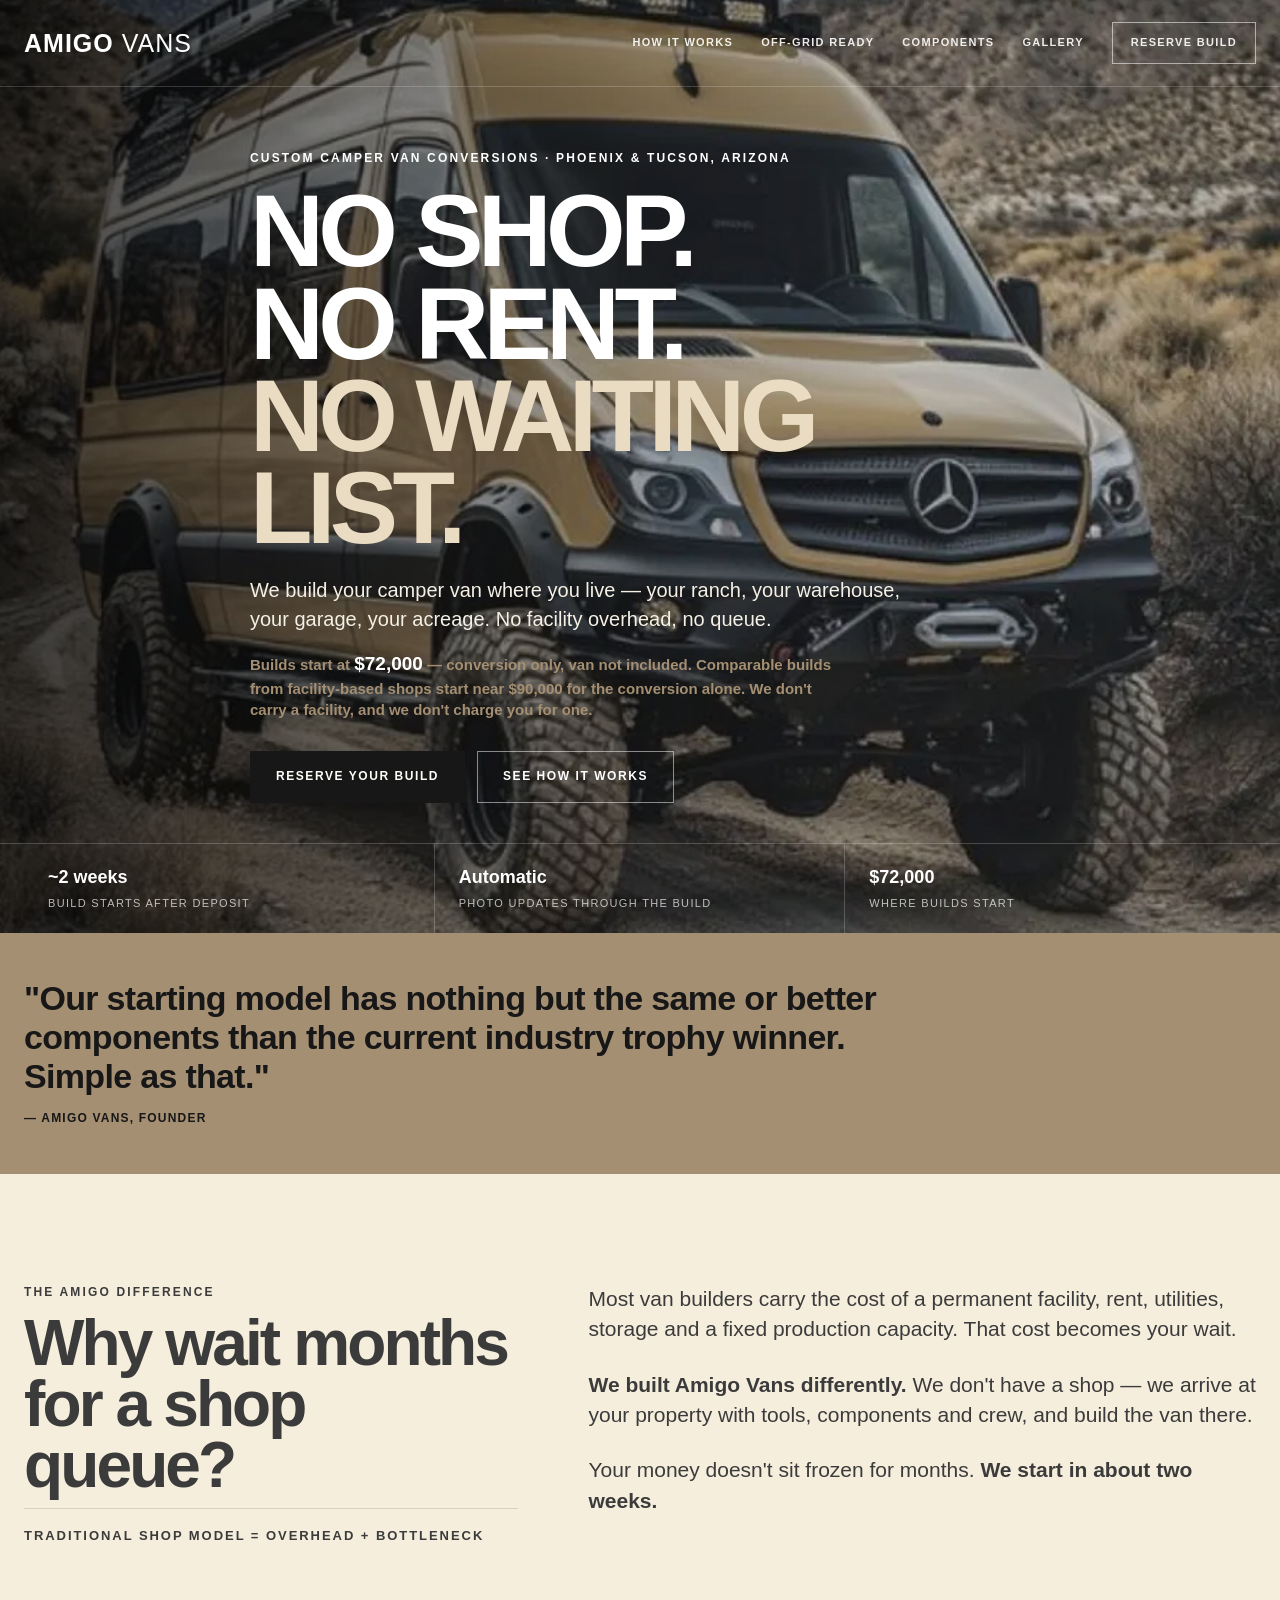
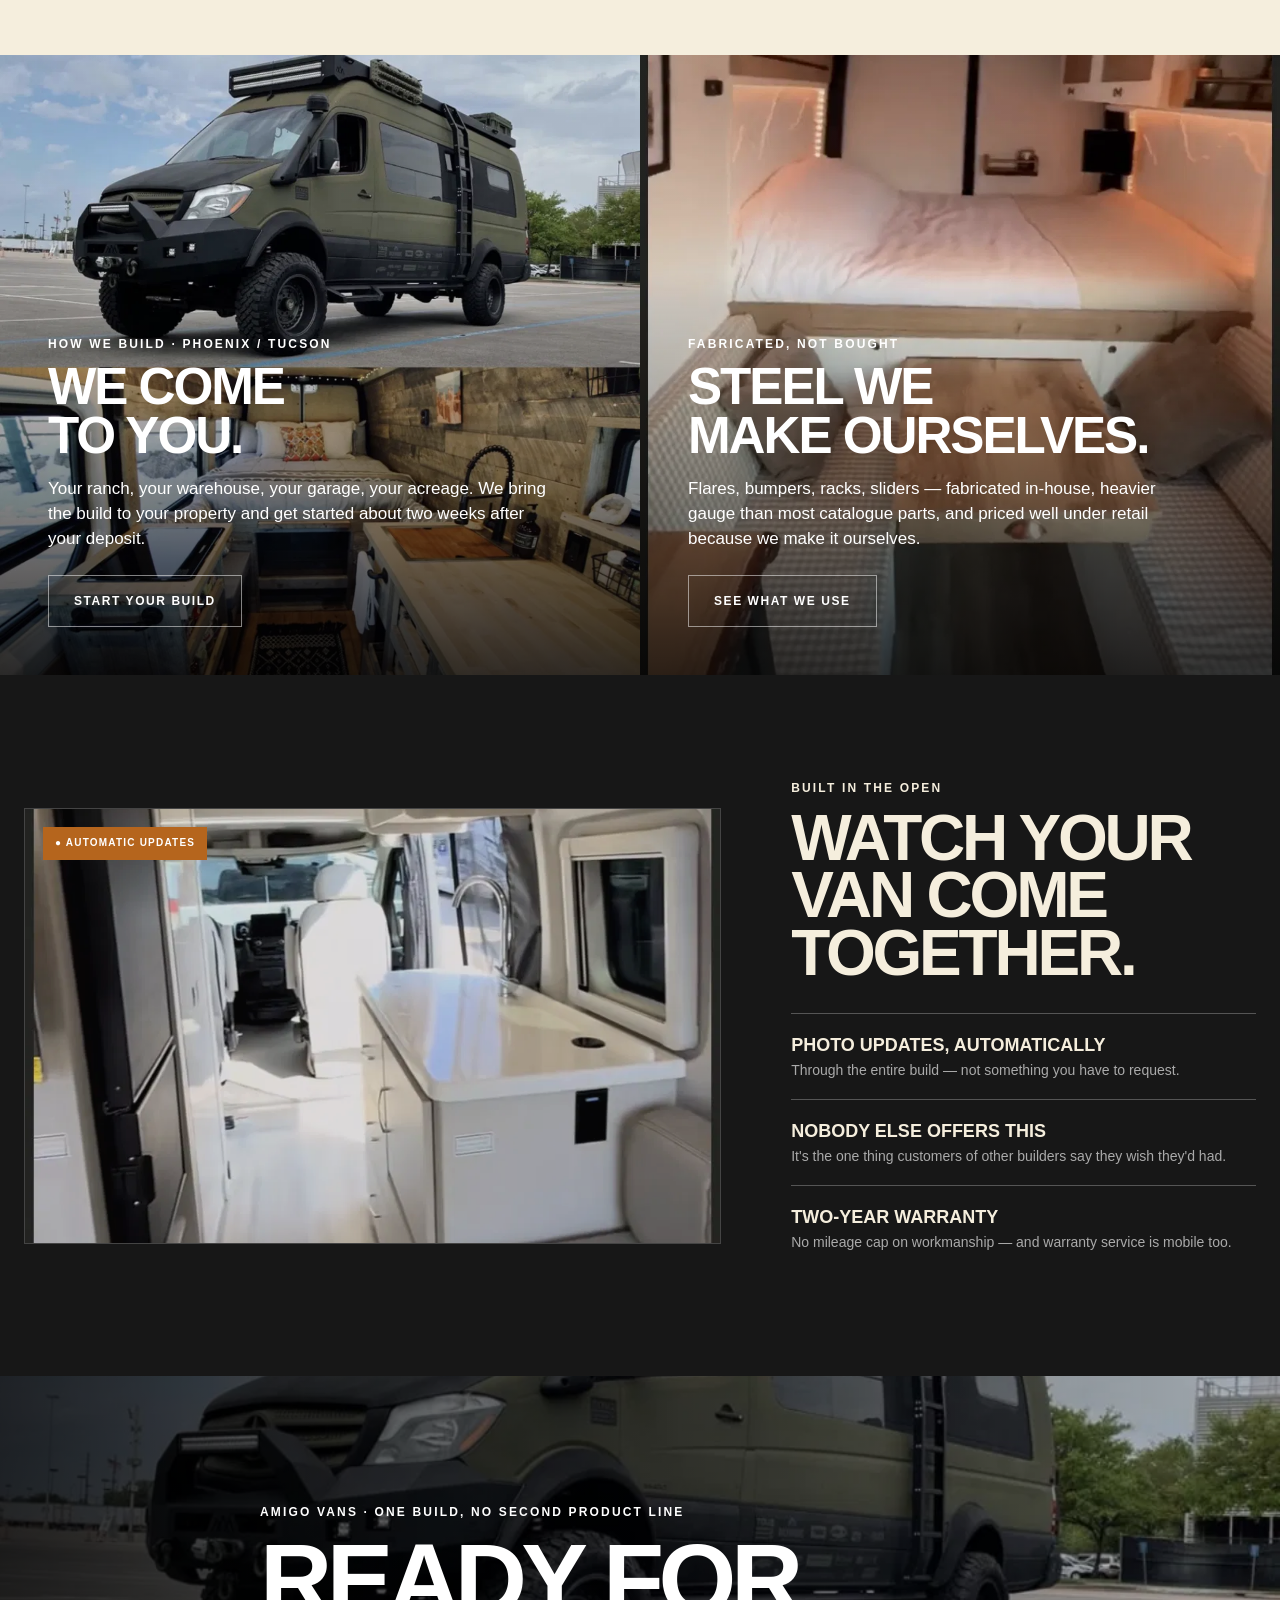
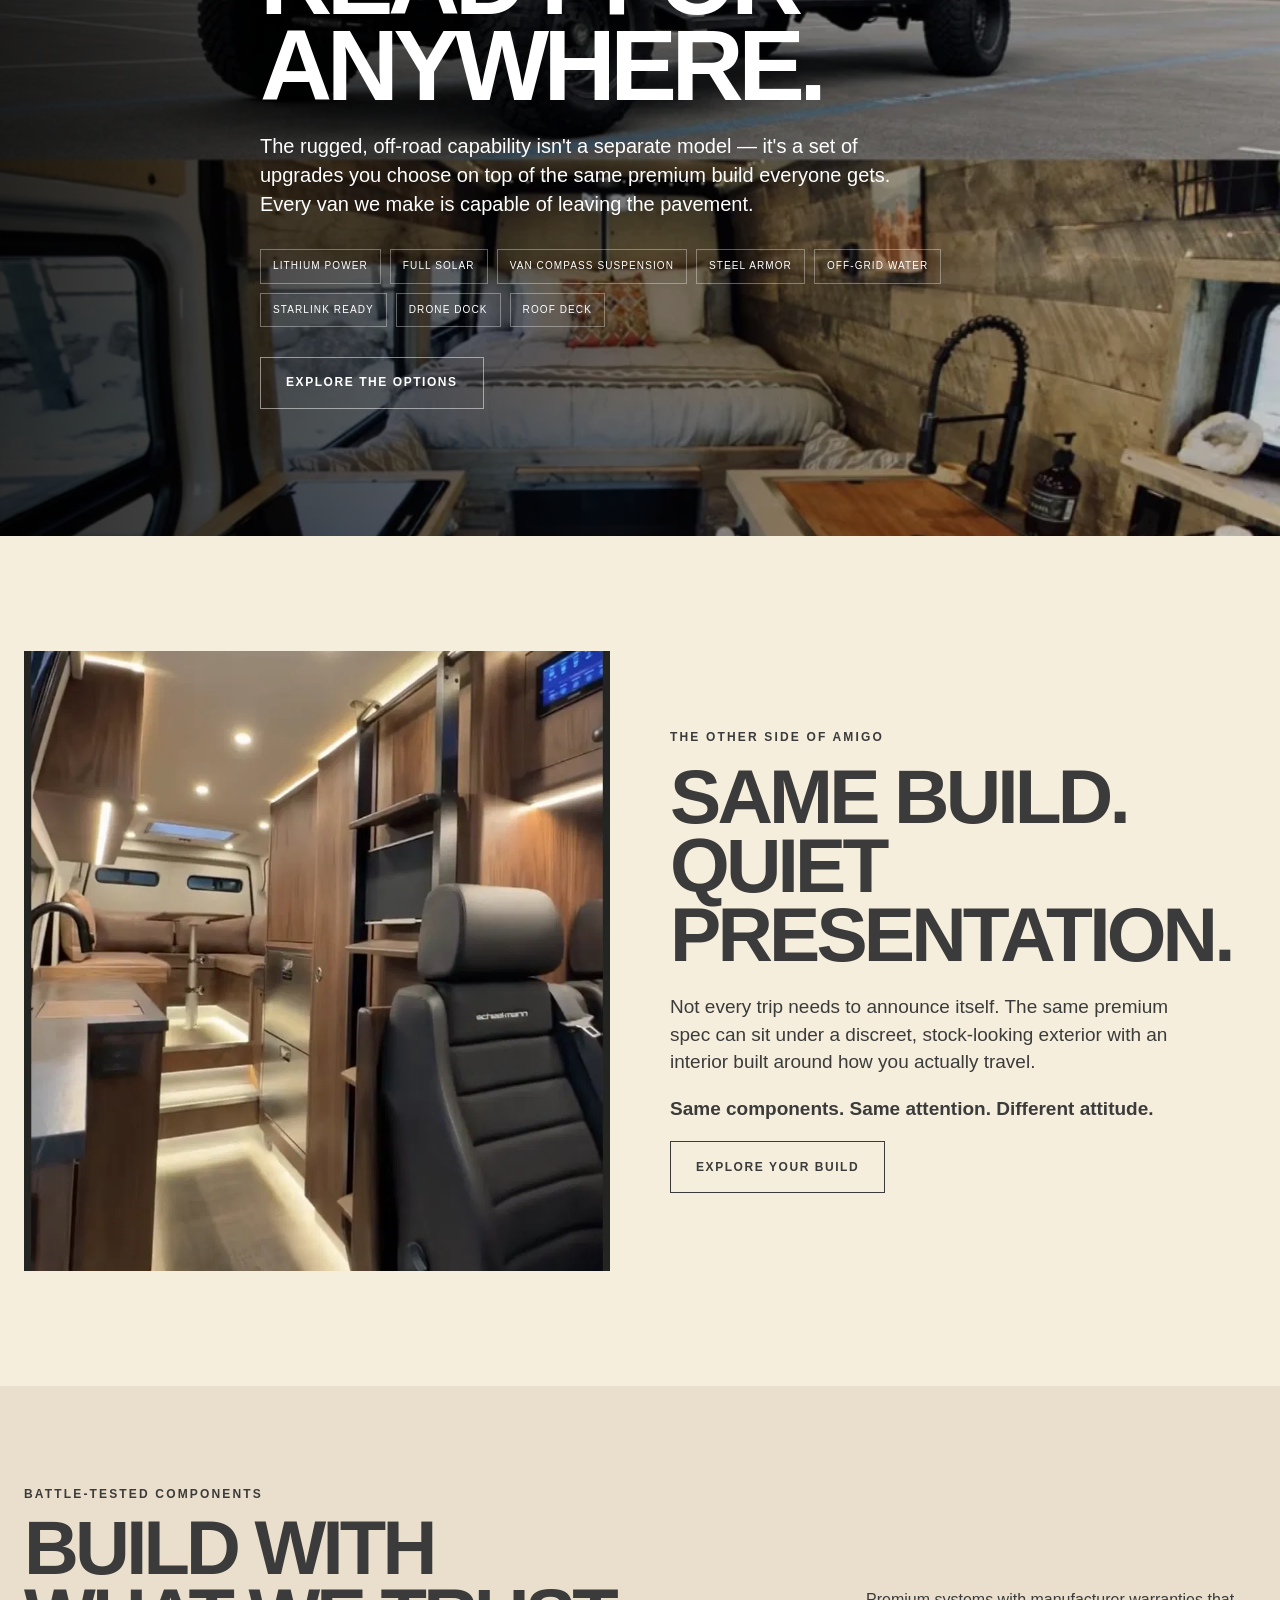
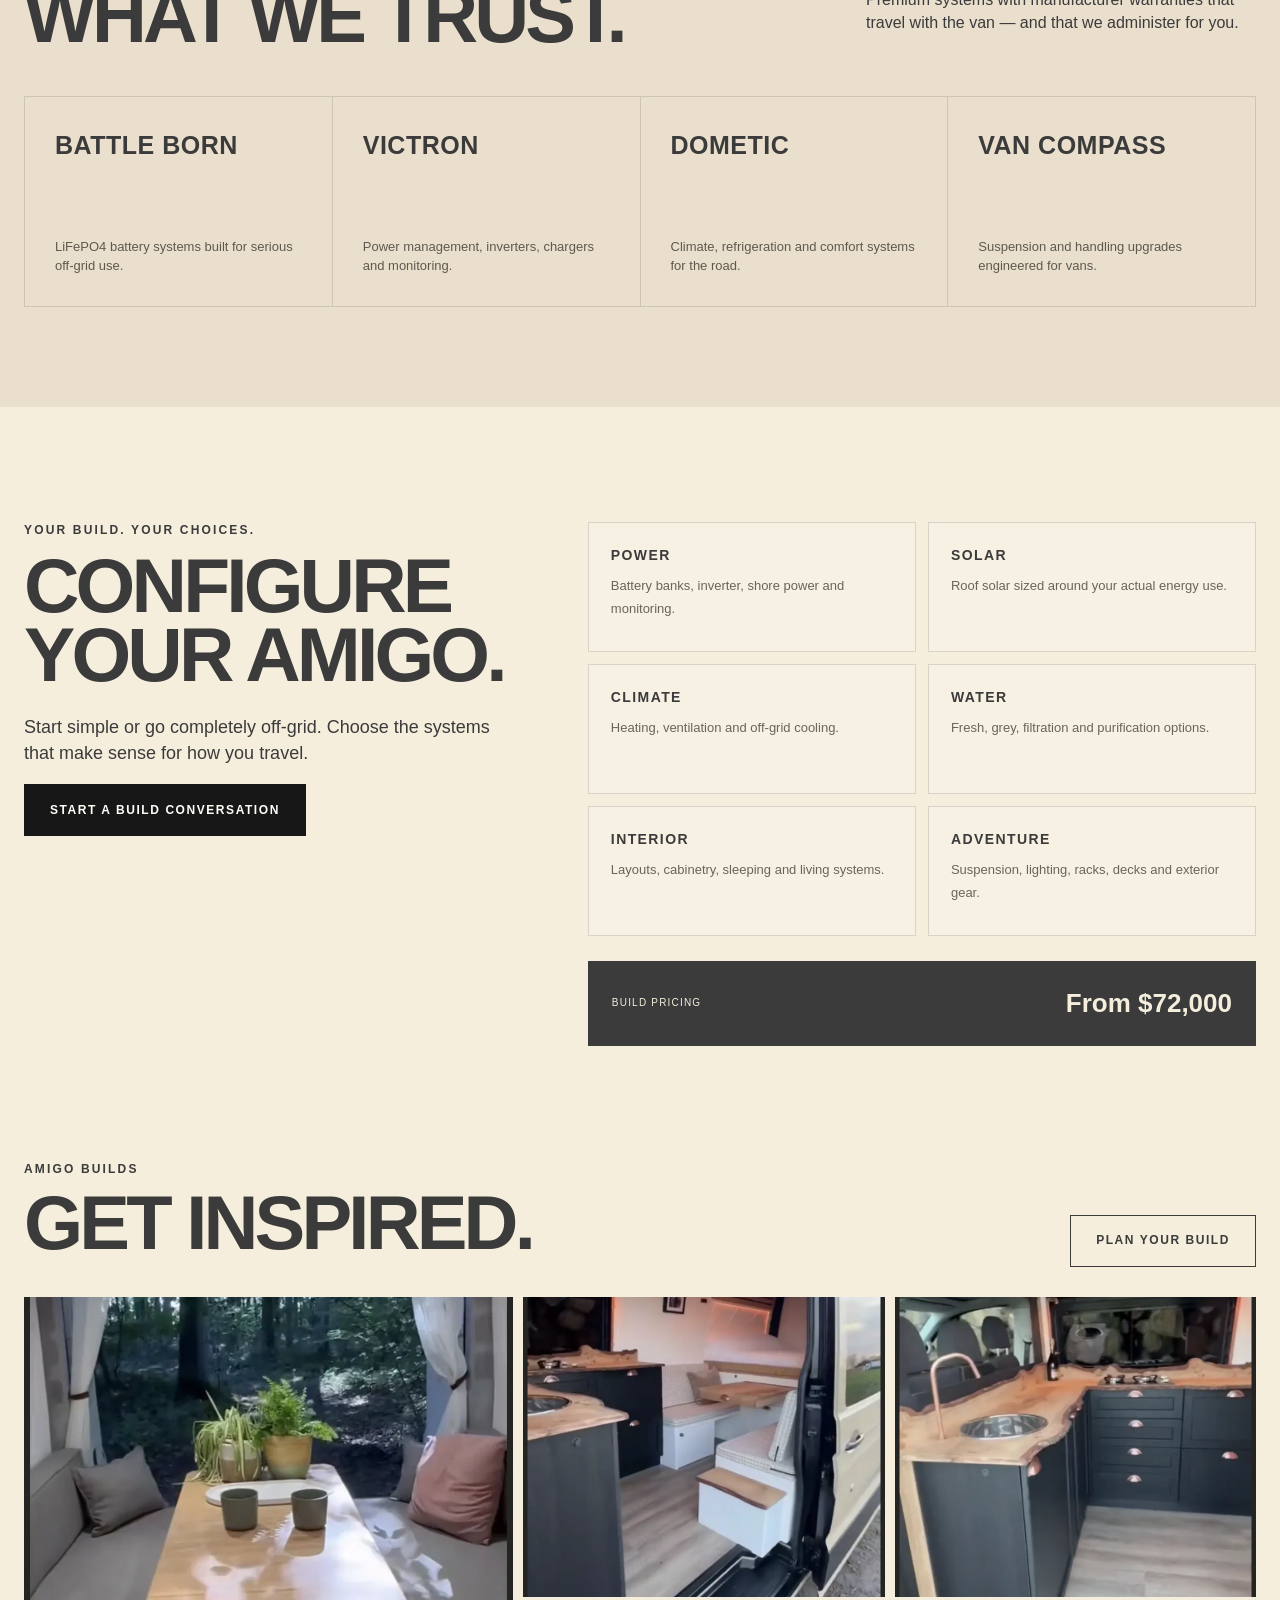
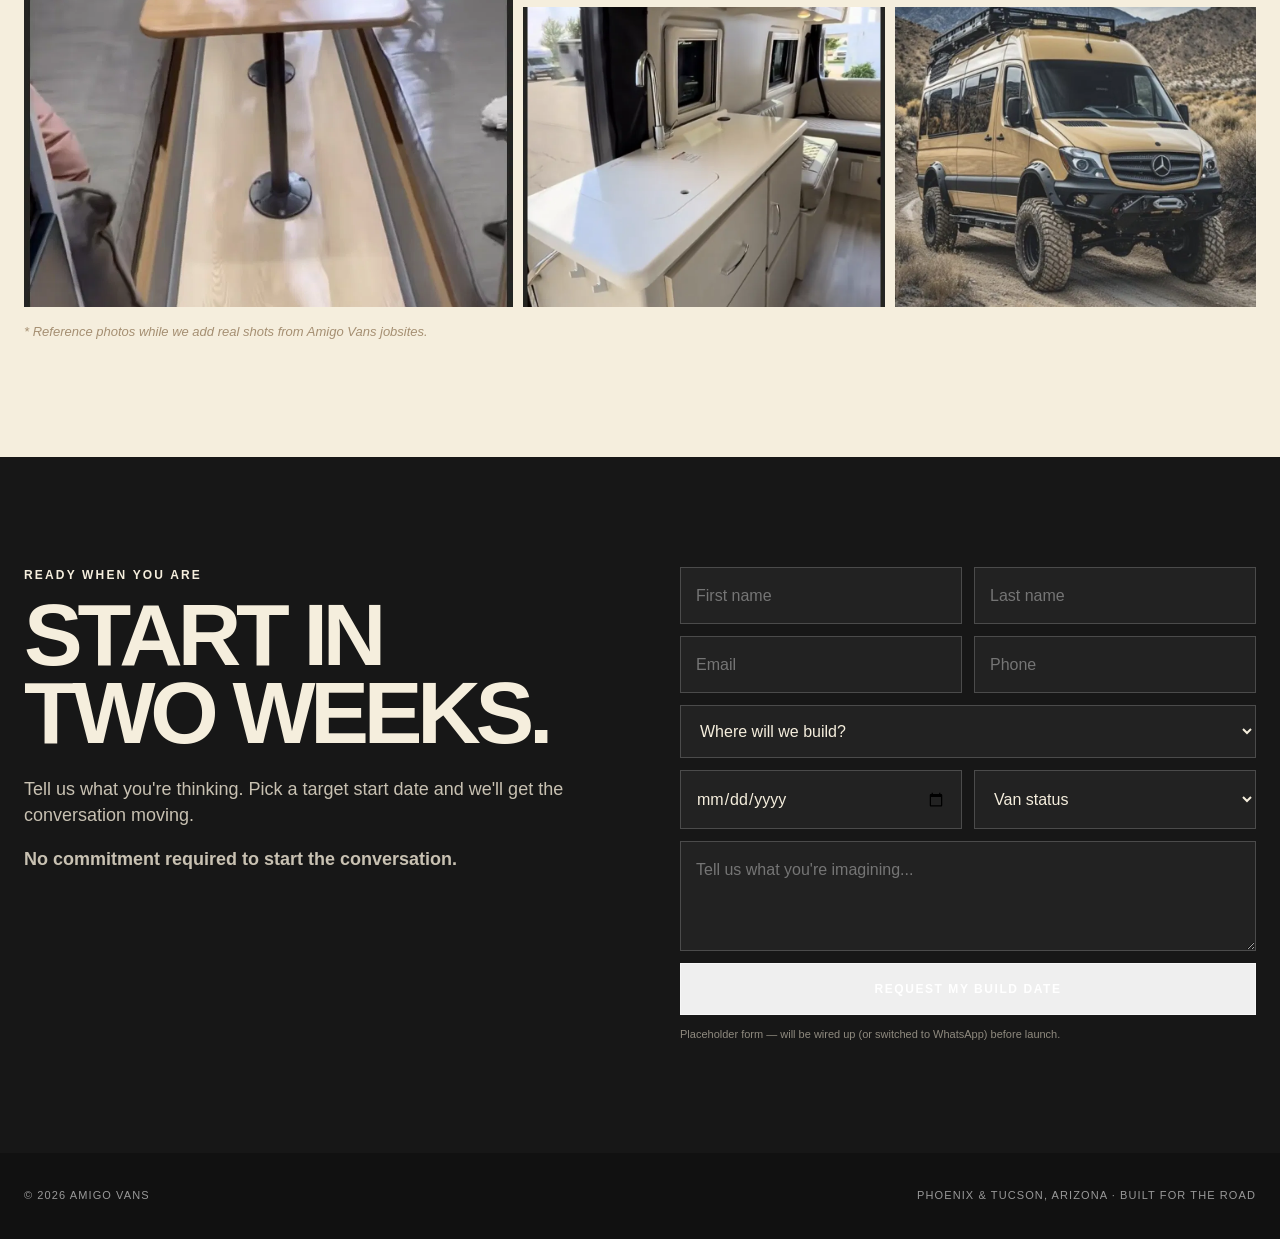
<file: index.html>
<!DOCTYPE html>
<html lang="en">
<head>
<meta charset="UTF-8">
<meta name="viewport" content="width=device-width, initial-scale=1.0">
<title>Amigo Vans — Built Where You Live</title>
<meta name="description" content="Custom mobile camper van conversions in Phoenix and Tucson, Arizona. No shop. No waiting list. Builds start at $72,000.">
<style>
  :root{
    --cream:#F5EEDD;
    --charcoal:#3B3B3B;
    --black:#171717;
    --sand:#A58F72;
    --white:#fffdf7;
    --copper:#B5651D;
    --line:rgba(59,59,59,.16);
    --max:1240px;
  }
  *{box-sizing:border-box}
  html{scroll-behavior:smooth}
  body{
    margin:0;
    font-family:Arial, Helvetica, sans-serif;
    color:var(--charcoal);
    background:var(--cream);
    line-height:1.45;
  }
  a{text-decoration:none;color:inherit}
  img{display:block;width:100%;height:100%;object-fit:cover}
  .container{width:min(var(--max), calc(100% - 48px));margin:auto}
  .eyebrow{
    font-size:12px;letter-spacing:.18em;text-transform:uppercase;font-weight:700;
  }
  .btn{
    display:inline-flex;align-items:center;justify-content:center;
    min-height:52px;padding:0 25px;border:1px solid transparent;
    font-size:12px;letter-spacing:.13em;text-transform:uppercase;font-weight:700;
    transition:.25s ease;cursor:pointer;
  }
  .btn-dark{background:var(--black);color:var(--white)}
  .btn-dark:hover{background:var(--charcoal);transform:translateY(-2px)}
  .btn-copper{background:var(--copper);color:#fff}
  .btn-copper:hover{opacity:.9;transform:translateY(-2px)}
  .btn-light{border-color:rgba(255,255,255,.5);color:white}
  .btn-light:hover{background:white;color:var(--black)}
  .btn-outline{border-color:var(--charcoal)}
  .btn-outline:hover{background:var(--charcoal);color:var(--cream)}

  /* NAV */
  nav{
    position:absolute;z-index:10;top:0;left:0;width:100%;
    color:white;padding:22px 0;border-bottom:1px solid rgba(255,255,255,.18);
  }
  .nav-inner{display:flex;align-items:center;justify-content:space-between;gap:25px}
  .logo{font-size:25px;font-weight:900;letter-spacing:.04em}
  .logo span{font-weight:400}
  .nav-links{display:flex;gap:28px;align-items:center;font-size:11px;letter-spacing:.12em;text-transform:uppercase;font-weight:700}
  .nav-links a{opacity:.9}.nav-links a:hover{opacity:1}
  .nav-cta{padding:12px 18px;border:1px solid rgba(255,255,255,.6)}

  /* HERO */
  .hero{
    min-height:94vh;position:relative;display:flex;align-items:flex-end;
    color:white;overflow:hidden;background:#252525;padding-bottom:110px;
  }
  .hero-bg{
    position:absolute;inset:0;
    background-image:linear-gradient(90deg,rgba(0,0,0,.72),rgba(0,0,0,.18) 70%),url('fotosVans/preview.webp');
    background-size:cover;background-position:center;
  }
  .hero-content{position:relative;z-index:2;padding:150px 0 20px;max-width:780px}
  .hero h1{font-size:clamp(52px,8vw,108px);line-height:.9;margin:18px 0 22px;letter-spacing:-.055em}
  .hero h1 em{font-style:normal;color:#e9dcc2}
  .hero-copy{font-size:20px;max-width:650px;color:#f5f0e5;margin-bottom:16px}
  .hero-price{font-size:15px;color:var(--sand);font-weight:700;max-width:600px;margin-bottom:30px}
  .hero-price strong{color:#fff;font-size:19px}
  .hero-actions{display:flex;gap:12px;flex-wrap:wrap}
  .hero-bottom{
    position:absolute;bottom:0;right:0;left:0;z-index:2;
    border-top:1px solid rgba(255,255,255,.2);
  }
  .hero-bottom-inner{display:grid;grid-template-columns:repeat(3,1fr)}
  .hero-stat{padding:20px 24px;border-right:1px solid rgba(255,255,255,.2)}
  .hero-stat:last-child{border:0}
  .hero-stat strong{display:block;font-size:18px}.hero-stat span{font-size:11px;opacity:.7;text-transform:uppercase;letter-spacing:.12em}

  /* PULL QUOTE */
  .pull-quote{background:var(--sand);color:var(--black);padding:46px 0}
  .pull-quote blockquote{font-size:clamp(22px,3.2vw,34px);line-height:1.15;letter-spacing:-.02em;font-weight:800;max-width:900px;margin:0}
  .pull-quote cite{display:block;margin-top:14px;font-style:normal;font-weight:700;font-size:12px;text-transform:uppercase;letter-spacing:.1em}

  /* INTRO */
  .intro{padding:110px 0}
  .intro-grid{display:grid;grid-template-columns:1fr 1.35fr;gap:70px;align-items:start}
  .intro h2{font-size:clamp(40px,5vw,72px);line-height:.95;letter-spacing:-.045em;margin:12px 0}
  .intro p{font-size:21px;max-width:700px;margin:0 0 25px}
  .big-number{font-size:13px;letter-spacing:.15em;text-transform:uppercase;font-weight:700;border-top:1px solid var(--line);padding-top:18px}

  /* BUILD OPTIONS */
  .split{display:grid;grid-template-columns:1fr 1fr}
  .split-card{min-height:620px;position:relative;overflow:hidden;color:white}
  .split-card img{position:absolute;inset:0}
  .split-card:after{content:"";position:absolute;inset:0;background:linear-gradient(0deg,rgba(0,0,0,.78),rgba(0,0,0,.05) 65%)}
  .split-content{position:absolute;z-index:2;left:48px;right:48px;bottom:48px}
  .split-content h3{font-size:clamp(35px,4vw,58px);line-height:.95;margin:10px 0 15px;letter-spacing:-.04em}
  .split-content p{font-size:17px;max-width:500px;margin-bottom:24px}

  /* PHOTO UPDATES */
  .camera{background:var(--black);color:var(--cream);padding:105px 0}
  .camera-grid{display:grid;grid-template-columns:1.2fr .8fr;gap:70px;align-items:center}
  .camera-screen{
    aspect-ratio:16/10;background:#242424;position:relative;overflow:hidden;
    border:1px solid #444;
  }
  .camera-screen img{opacity:.85}
  .live-badge{
    position:absolute;top:18px;left:18px;background:var(--copper);color:#fff;
    padding:9px 12px;font-size:10px;font-weight:800;letter-spacing:.12em;
  }
  .camera h2{font-size:clamp(42px,5vw,72px);line-height:.9;letter-spacing:-.05em;margin:12px 0 30px}
  .proof{border-top:1px solid #555;padding:18px 0}.proof strong{display:block;font-size:18px}.proof span{color:#aaa;font-size:14px}

  /* CAPABILITY */
  .frank{position:relative;min-height:760px;color:white;display:flex;align-items:center;overflow:hidden}
  .frank-bg{position:absolute;inset:0;background-image:linear-gradient(90deg,rgba(0,0,0,.82),rgba(0,0,0,.18)),url('fotosVans/preview (2).webp');background-size:cover;background-position:center}
  .frank-content{position:relative;z-index:2;max-width:760px;padding:100px 0}
  .frank h2{font-size:clamp(50px,8vw,100px);line-height:.86;letter-spacing:-.055em;margin:15px 0 24px}
  .specs{display:flex;flex-wrap:wrap;gap:9px;margin:30px 0}.specs span{border:1px solid rgba(255,255,255,.35);padding:9px 12px;font-size:10px;text-transform:uppercase;letter-spacing:.11em}

  /* DISCREET */
  .quiet{padding:115px 0}
  .quiet-grid{display:grid;grid-template-columns:1fr 1fr;gap:60px;align-items:center}
  .quiet-photo{height:620px}
  .quiet h2{font-size:clamp(45px,6vw,78px);line-height:.9;letter-spacing:-.05em;margin:15px 0 24px}
  .quiet p{font-size:19px;max-width:530px}

  /* COMPONENTS */
  .components{padding:100px 0;background:#e9dfcc}
  .components-head{display:flex;justify-content:space-between;gap:30px;align-items:end;margin-bottom:45px}
  .components h2{font-size:clamp(44px,6vw,76px);line-height:.9;letter-spacing:-.05em;margin:10px 0 0}
  .brand-grid{display:grid;grid-template-columns:repeat(4,1fr);border-top:1px solid var(--line);border-left:1px solid var(--line)}
  .brand{min-height:210px;border-right:1px solid var(--line);border-bottom:1px solid var(--line);padding:30px;display:flex;flex-direction:column;justify-content:space-between}
  .brand-name{font-size:25px;font-weight:900;letter-spacing:.02em}.brand p{font-size:13px;margin:0;color:#5e594f}

  /* CONFIGURATOR */
  .configure{padding:115px 0}
  .configure-grid{display:grid;grid-template-columns:.85fr 1.15fr;gap:70px}
  .configure h2{font-size:clamp(45px,6vw,78px);line-height:.9;letter-spacing:-.05em;margin:12px 0 25px}
  .options{display:grid;grid-template-columns:1fr 1fr;gap:12px}
  .option{border:1px solid var(--line);padding:22px;min-height:130px;background:rgba(255,255,255,.18)}
  .option strong{display:block;font-size:14px;text-transform:uppercase;letter-spacing:.1em;margin-bottom:8px}
  .option span{font-size:13px;color:#6a6459}
  .price-box{margin-top:25px;padding:24px;background:var(--charcoal);color:var(--cream);display:flex;justify-content:space-between;align-items:center}
  .price-box span{font-size:10px;text-transform:uppercase;letter-spacing:.12em}.price-box strong{font-size:26px}

  /* GALLERY */
  .gallery{padding:0 24px 115px}
  .gallery-head{display:flex;justify-content:space-between;align-items:end;margin:0 auto 30px;width:min(var(--max),100%)}
  .gallery h2{font-size:clamp(44px,6vw,76px);line-height:.9;letter-spacing:-.05em;margin:10px 0}
  .gallery-grid{display:grid;grid-template-columns:1.15fr .85fr .85fr;grid-template-rows:300px 300px;gap:10px;max-width:1500px;margin:auto}
  .gallery-item:first-child{grid-row:span 2}
  .gallery-item{overflow:hidden}.gallery-item img{transition:.5s}.gallery-item:hover img{transform:scale(1.04)}
  .gallery-note{max-width:var(--max);margin:16px auto 0;font-size:13px;font-style:italic;color:var(--sand)}

  /* RESERVE */
  .reserve{background:var(--black);color:var(--cream);padding:110px 0}
  .reserve-grid{display:grid;grid-template-columns:1fr 1fr;gap:80px}
  .reserve h2{font-size:clamp(52px,7vw,88px);line-height:.88;letter-spacing:-.06em;margin:12px 0 25px}
  .reserve p{font-size:18px;color:#c8c1b2;max-width:550px}
  form{display:grid;gap:12px}
  input,select,textarea{width:100%;padding:16px 15px;background:#222;border:1px solid #4b4b4b;color:var(--cream);font:inherit}
  textarea{min-height:110px;resize:vertical}
  .form-row{display:grid;grid-template-columns:1fr 1fr;gap:12px}
  .form-note{font-size:11px;color:#8f8a7f}

  footer{padding:35px 0;background:#111;color:#999;font-size:11px;text-transform:uppercase;letter-spacing:.1em}
  .footer-inner{display:flex;justify-content:space-between;gap:20px}

  @media(max-width:850px){
    .nav-links{display:none}.container{width:min(100% - 32px,var(--max))}
    .hero{min-height:88vh}.hero-content{padding:130px 0 90px}
    .hero-bottom-inner{grid-template-columns:1fr}.hero-stat{border-right:0;border-bottom:1px solid rgba(255,255,255,.2)}
    .intro-grid,.camera-grid,.quiet-grid,.configure-grid,.reserve-grid{grid-template-columns:1fr;gap:40px}
    .split{grid-template-columns:1fr}.split-card{min-height:560px}
    .brand-grid{grid-template-columns:1fr 1fr}.components-head{display:block}
    .gallery-grid{grid-template-columns:1fr 1fr;grid-template-rows:250px 250px 250px}
    .gallery-item:first-child{grid-row:span 2}
  }
  @media(max-width:560px){
    .hero h1{font-size:58px}.hero-copy{font-size:17px}
    .hero-actions .btn{width:100%}.split-content{left:25px;right:25px;bottom:30px}
    .brand-grid,.options,.form-row{grid-template-columns:1fr}
    .gallery{padding-left:12px;padding-right:12px}.gallery-grid{grid-template-columns:1fr;grid-template-rows:300px}
    .gallery-item:first-child{grid-row:auto}
    .gallery-item{height:300px}
    .footer-inner{display:block}.footer-inner div+div{margin-top:12px}
  }
</style>
</head>
<body>

<nav>
  <div class="container nav-inner">
    <a class="logo" href="#">AMIGO <span>VANS</span></a>
    <div class="nav-links">
      <a href="#how">How It Works</a>
      <a href="#capability">Off-Grid Ready</a>
      <a href="#components">Components</a>
      <a href="#gallery">Gallery</a>
      <a href="#reserve" class="nav-cta">Reserve Build</a>
    </div>
  </div>
</nav>

<header class="hero">
  <div class="hero-bg"></div>
  <div class="container hero-content">
    <div class="eyebrow">Custom Camper Van Conversions · Phoenix &amp; Tucson, Arizona</div>
    <h1>NO SHOP.<br>NO RENT.<br><em>NO WAITING LIST.</em></h1>
    <p class="hero-copy">We build your camper van where you live — your ranch, your warehouse, your garage, your acreage. No facility overhead, no queue.</p>
    <p class="hero-price">Builds start at <strong>$72,000</strong> — conversion only, van not included. Comparable builds from facility-based shops start near $90,000 for the conversion alone. We don't carry a facility, and we don't charge you for one.</p>
    <div class="hero-actions">
      <a href="#reserve" class="btn btn-dark">Reserve Your Build</a>
      <a href="#how" class="btn btn-light">See How It Works</a>
    </div>
  </div>
  <div class="hero-bottom">
    <div class="container hero-bottom-inner">
      <div class="hero-stat"><strong>~2 weeks</strong><span>Build starts after deposit</span></div>
      <div class="hero-stat"><strong>Automatic</strong><span>Photo updates through the build</span></div>
      <div class="hero-stat"><strong>$72,000</strong><span>Where builds start</span></div>
    </div>
  </div>
</header>

<section class="pull-quote">
  <div class="container">
    <blockquote>"Our starting model has nothing but the same or better components than the current industry trophy winner. Simple as that."</blockquote>
    <cite>— Amigo Vans, Founder</cite>
  </div>
</section>

<section class="intro" id="how">
  <div class="container intro-grid">
    <div>
      <div class="eyebrow">The Amigo Difference</div>
      <h2>Why wait months for a shop queue?</h2>
      <div class="big-number">Traditional shop model = overhead + bottleneck</div>
    </div>
    <div>
      <p>Most van builders carry the cost of a permanent facility, rent, utilities, storage and a fixed production capacity. That cost becomes your wait.</p>
      <p><strong>We built Amigo Vans differently.</strong> We don't have a shop — we arrive at your property with tools, components and crew, and build the van there.</p>
      <p>Your money doesn't sit frozen for months. <strong>We start in about two weeks.</strong></p>
    </div>
  </div>
</section>

<section class="split">
  <article class="split-card">
    <img src="fotosVans/preview (2).webp" alt="Amigo Vans 4x4 camper van conversion">
    <div class="split-content">
      <div class="eyebrow">How We Build · Phoenix / Tucson</div>
      <h3>WE COME<br>TO YOU.</h3>
      <p>Your ranch, your warehouse, your garage, your acreage. We bring the build to your property and get started about two weeks after your deposit.</p>
      <a class="btn btn-light" href="#reserve">Start Your Build</a>
    </div>
  </article>
  <article class="split-card">
    <img src="fotosVans/preview (6).webp" alt="Steel fabrication and armor on an Amigo Vans build">
    <div class="split-content">
      <div class="eyebrow">Fabricated, Not Bought</div>
      <h3>STEEL WE<br>MAKE OURSELVES.</h3>
      <p>Flares, bumpers, racks, sliders — fabricated in-house, heavier gauge than most catalogue parts, and priced well under retail because we make it ourselves.</p>
      <a class="btn btn-light" href="#components">See What We Use</a>
    </div>
  </article>
</section>

<section class="camera">
  <div class="container camera-grid">
    <div class="camera-screen">
      <img src="fotosVans/preview (4).webp" alt="Amigo Vans interior build in progress">
      <div class="live-badge">● AUTOMATIC UPDATES</div>
    </div>
    <div>
      <div class="eyebrow">Built in the open</div>
      <h2>WATCH YOUR VAN COME TOGETHER.</h2>
      <div class="proof"><strong>PHOTO UPDATES, AUTOMATICALLY</strong><span>Through the entire build — not something you have to request.</span></div>
      <div class="proof"><strong>NOBODY ELSE OFFERS THIS</strong><span>It's the one thing customers of other builders say they wish they'd had.</span></div>
      <div class="proof"><strong>TWO-YEAR WARRANTY</strong><span>No mileage cap on workmanship — and warranty service is mobile too.</span></div>
    </div>
  </div>
</section>

<section class="frank" id="capability">
  <div class="frank-bg"></div>
  <div class="container frank-content">
    <div class="eyebrow">Amigo Vans · One Build, No Second Product Line</div>
    <h2>READY FOR<br>ANYWHERE.</h2>
    <p style="font-size:20px;max-width:650px">The rugged, off-road capability isn't a separate model — it's a set of upgrades you choose on top of the same premium build everyone gets. Every van we make is capable of leaving the pavement.</p>
    <div class="specs">
      <span>Lithium Power</span><span>Full Solar</span><span>Van Compass Suspension</span><span>Steel Armor</span><span>Off-Grid Water</span><span>Starlink Ready</span><span>Drone Dock</span><span>Roof Deck</span>
    </div>
    <a href="#configure" class="btn btn-light">Explore The Options</a>
  </div>
</section>

<section class="quiet">
  <div class="container quiet-grid">
    <div class="quiet-photo">
      <img src="fotosVans/preview (1).webp" alt="Amigo Vans premium camper van interior">
    </div>
    <div>
      <div class="eyebrow">The other side of Amigo</div>
      <h2>SAME BUILD.<br>QUIET PRESENTATION.</h2>
      <p>Not every trip needs to announce itself. The same premium spec can sit under a discreet, stock-looking exterior with an interior built around how you actually travel.</p>
      <p><strong>Same components. Same attention. Different attitude.</strong></p>
      <a href="#configure" class="btn btn-outline">Explore Your Build</a>
    </div>
  </div>
</section>

<section class="components" id="components">
  <div class="container">
    <div class="components-head">
      <div>
        <div class="eyebrow">Battle-tested components</div>
        <h2>BUILD WITH<br>WHAT WE TRUST.</h2>
      </div>
      <p style="max-width:390px">Premium systems with manufacturer warranties that travel with the van — and that we administer for you.</p>
    </div>
    <div class="brand-grid">
      <div class="brand"><div class="brand-name">BATTLE BORN</div><p>LiFePO4 battery systems built for serious off-grid use.</p></div>
      <div class="brand"><div class="brand-name">VICTRON</div><p>Power management, inverters, chargers and monitoring.</p></div>
      <div class="brand"><div class="brand-name">DOMETIC</div><p>Climate, refrigeration and comfort systems for the road.</p></div>
      <div class="brand"><div class="brand-name">VAN COMPASS</div><p>Suspension and handling upgrades engineered for vans.</p></div>
    </div>
  </div>
</section>

<section class="configure" id="configure">
  <div class="container configure-grid">
    <div>
      <div class="eyebrow">Your build. Your choices.</div>
      <h2>CONFIGURE YOUR AMIGO.</h2>
      <p style="font-size:18px;max-width:500px">Start simple or go completely off-grid. Choose the systems that make sense for how you travel.</p>
      <a href="#reserve" class="btn btn-dark">Start a Build Conversation</a>
    </div>
    <div>
      <div class="options">
        <div class="option"><strong>Power</strong><span>Battery banks, inverter, shore power and monitoring.</span></div>
        <div class="option"><strong>Solar</strong><span>Roof solar sized around your actual energy use.</span></div>
        <div class="option"><strong>Climate</strong><span>Heating, ventilation and off-grid cooling.</span></div>
        <div class="option"><strong>Water</strong><span>Fresh, grey, filtration and purification options.</span></div>
        <div class="option"><strong>Interior</strong><span>Layouts, cabinetry, sleeping and living systems.</span></div>
        <div class="option"><strong>Adventure</strong><span>Suspension, lighting, racks, decks and exterior gear.</span></div>
      </div>
      <div class="price-box"><span>Build pricing</span><strong>From $72,000</strong></div>
    </div>
  </div>
</section>

<section class="gallery" id="gallery">
  <div class="gallery-head">
    <div><div class="eyebrow">Amigo builds</div><h2>GET INSPIRED.</h2></div>
    <a href="#reserve" class="btn btn-outline">Plan Your Build</a>
  </div>
  <div class="gallery-grid">
    <div class="gallery-item"><img src="fotosVans/preview (8).webp" alt="Amigo Vans conversion"></div>
    <div class="gallery-item"><img src="fotosVans/preview (7).webp" alt="Amigo Vans conversion"></div>
    <div class="gallery-item"><img src="fotosVans/preview (5).webp" alt="Amigo Vans interior detail"></div>
    <div class="gallery-item"><img src="fotosVans/preview (3).webp" alt="Amigo Vans conversion"></div>
    <div class="gallery-item"><img src="fotosVans/preview.webp" alt="Amigo Vans conversion"></div>
  </div>
  <p class="gallery-note">* Reference photos while we add real shots from Amigo Vans jobsites.</p>
</section>

<section class="reserve" id="reserve">
  <div class="container reserve-grid">
    <div>
      <div class="eyebrow">Ready when you are</div>
      <h2>START IN<br>TWO WEEKS.</h2>
      <p>Tell us what you're thinking. Pick a target start date and we'll get the conversation moving.</p>
      <p><strong>No commitment required to start the conversation.</strong></p>
    </div>
    <form onsubmit="event.preventDefault(); alert('This form is a placeholder — we\'ll connect it (or switch it to WhatsApp) before launch.');">
      <div class="form-row">
        <input type="text" placeholder="First name" required>
        <input type="text" placeholder="Last name" required>
      </div>
      <div class="form-row">
        <input type="email" placeholder="Email" required>
        <input type="tel" placeholder="Phone">
      </div>
      <select required>
        <option value="">Where will we build?</option>
        <option>Phoenix metro — my property</option>
        <option>Tucson metro — my property</option>
        <option>Not sure yet</option>
      </select>
      <div class="form-row">
        <input type="date" required>
        <select>
          <option value="">Van status</option>
          <option>I already have the van</option>
          <option>I'm shopping for a van</option>
          <option>I need help sourcing one</option>
        </select>
      </div>
      <textarea placeholder="Tell us what you're imagining..."></textarea>
      <button class="btn btn-light" type="submit">Request My Build Date</button>
      <div class="form-note">Placeholder form — will be wired up (or switched to WhatsApp) before launch.</div>
    </form>
  </div>
</section>

<footer>
  <div class="container footer-inner">
    <div>© 2026 Amigo Vans</div>
    <div>Phoenix &amp; Tucson, Arizona · Built for the road</div>
  </div>
</footer>

</body>
</html>
</file>
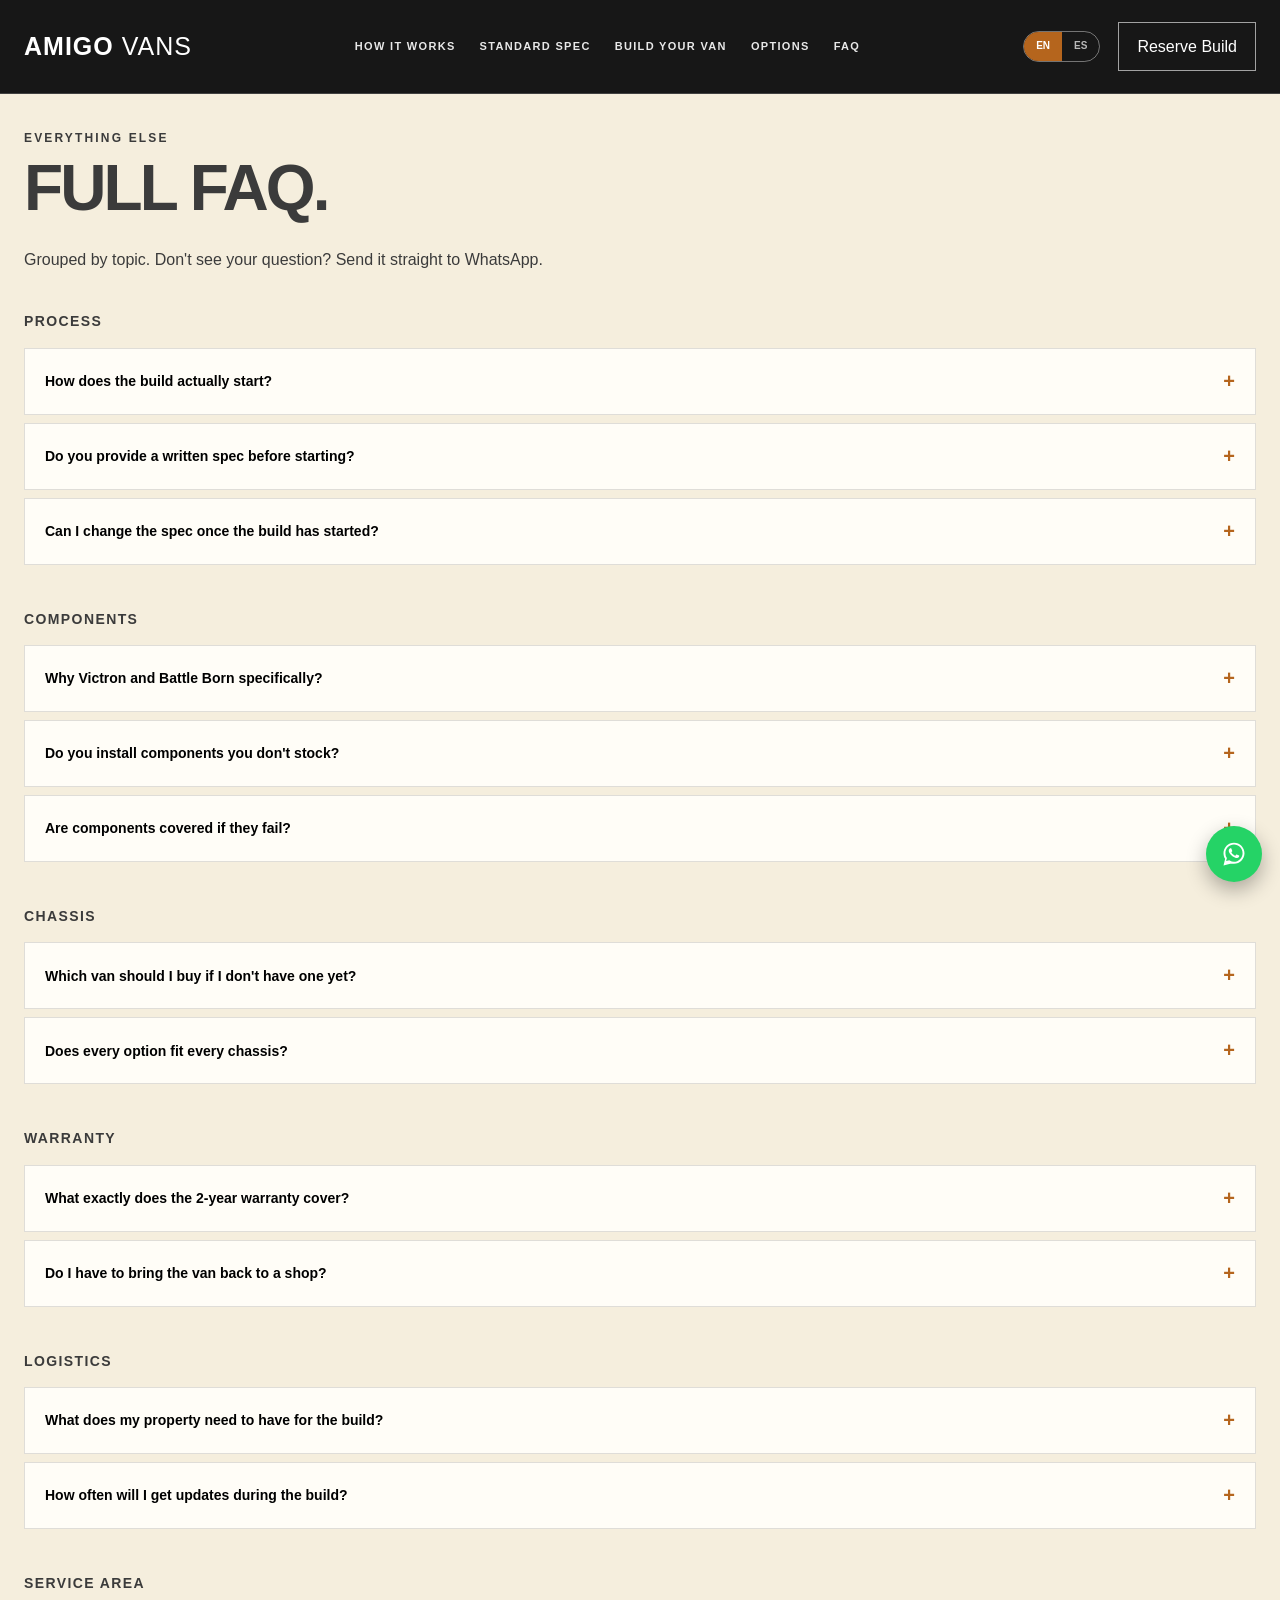
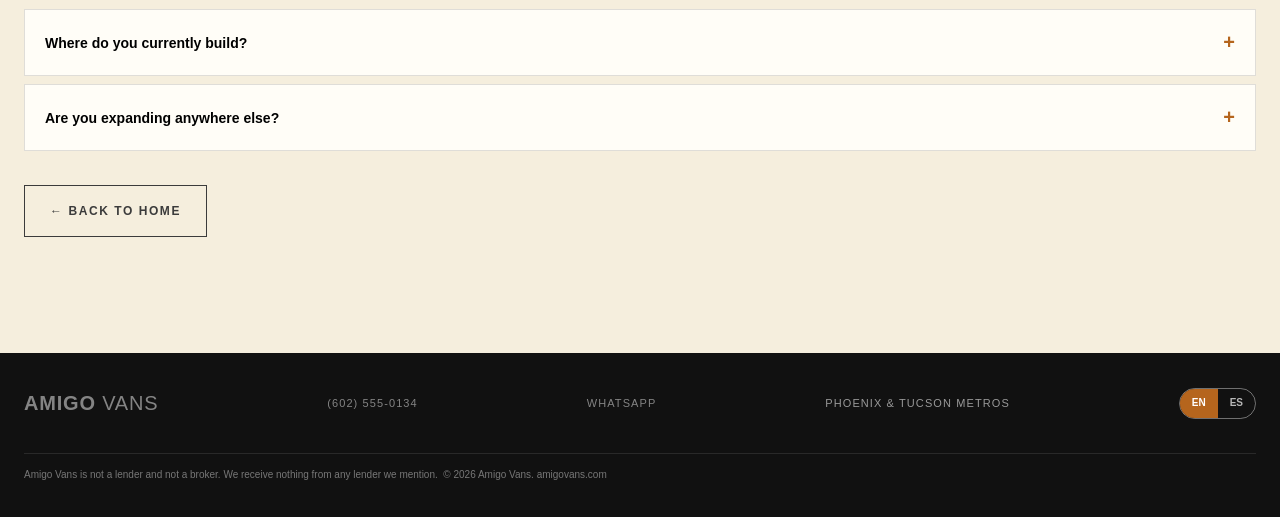
<file: faq.html>
<!DOCTYPE html>
<html lang="en">
<head>
<meta charset="UTF-8">
<meta name="viewport" content="width=device-width, initial-scale=1.0">
<title>Amigo Vans | Full FAQ</title>
<meta name="description" content="Everything you want to know about an Amigo Vans camper van conversion — process, components, chassis, warranty, logistics, and service area.">
<link rel="stylesheet" href="css/styles.css">
</head>
<body data-lang="en" data-page="FAQ">

<!-- ================= NAV ================= -->
<nav class="site-nav solid">
  <div class="container nav-inner">
    <a class="logo" href="index.html#top">AMIGO <span>VANS</span></a>
    <div class="nav-links">
      <a href="index.html#how"><span class="lang-en">How It Works</span><span class="lang-es">Cómo Trabajamos</span></a>
      <a href="index.html#standard"><span class="lang-en">Standard Spec</span><span class="lang-es">Especificación</span></a>
      <a href="index.html#configure"><span class="lang-en">Build Your Van</span><span class="lang-es">Arma Tu Van</span></a>
      <a href="index.html#catalogue"><span class="lang-en">Options</span><span class="lang-es">Opciones</span></a>
      <a href="faq.html"><span class="lang-en">FAQ</span><span class="lang-es">Preguntas</span></a>
    </div>
    <div class="nav-right">
      <div class="lang-toggle">
        <button data-lang="en" type="button">EN</button>
        <button data-lang="es" type="button">ES</button>
      </div>
      <a href="#" data-wa="default" class="nav-cta"><span class="lang-en">Reserve Build</span><span class="lang-es">Reserva Tu Build</span></a>
      <button class="nav-toggle" id="navToggle" aria-label="Menu"><span></span><span></span><span></span></button>
    </div>
  </div>
</nav>

<div class="mobile-nav" id="mobileNav">
  <button class="mobile-nav-close" id="navClose" aria-label="Close">&times;</button>
  <a href="index.html#how"><span class="lang-en">How It Works</span><span class="lang-es">Cómo Trabajamos</span></a>
  <a href="index.html#standard"><span class="lang-en">Standard Spec</span><span class="lang-es">Especificación</span></a>
  <a href="index.html#configure"><span class="lang-en">Build Your Van</span><span class="lang-es">Arma Tu Van</span></a>
  <a href="index.html#catalogue"><span class="lang-en">Options</span><span class="lang-es">Opciones</span></a>
  <a href="index.html#financing"><span class="lang-en">Financing</span><span class="lang-es">Financiamiento</span></a>
  <a href="index.html#warranty"><span class="lang-en">Warranty</span><span class="lang-es">Garantía</span></a>
  <a href="tel:" data-tel="text"></a>
</div>

<section class="section-light" style="padding-top:130px">
  <div class="container">
    <div class="eyebrow"><span class="lang-en">Everything else</span><span class="lang-es">Todo lo demás</span></div>
    <h2><span class="lang-en">FULL FAQ.</span><span class="lang-es">PREGUNTAS FRECUENTES COMPLETAS.</span></h2>
    <p style="font-size:16px;max-width:600px;margin-bottom:10px"><span class="lang-en">Grouped by topic. Don't see your question? Send it straight to WhatsApp.</span><span class="lang-es">Agrupadas por tema. ¿No encuentras tu pregunta? Mándanosla directo por WhatsApp.</span></p>

    <!-- PROCESS -->
    <h3 style="margin-top:40px;font-size:14px;text-transform:uppercase;letter-spacing:.1em"><span class="lang-en">Process</span><span class="lang-es">Proceso</span></h3>
    <div class="faq-list" style="margin-top:16px">
      <div class="faq-item">
        <button class="faq-q" type="button"><span><span class="lang-en">How does the build actually start?</span><span class="lang-es">¿Cómo empieza realmente el build?</span></span><span class="icon">+</span></button>
        <div class="faq-a"><p><span class="lang-en">You reach out — through the configurator or WhatsApp — we talk through your van, your goals, and your property, then schedule a start date. No shop visit required.</span><span class="lang-es">Nos contactas — a través del configurador o WhatsApp — platicamos sobre tu van, tus metas y tu propiedad, y agendamos una fecha de inicio. No necesitas visitar ningún taller.</span></p></div>
      </div>
      <div class="faq-item">
        <button class="faq-q" type="button"><span><span class="lang-en">Do you provide a written spec before starting?</span><span class="lang-es">¿Dan una especificación por escrito antes de empezar?</span></span><span class="icon">+</span></button>
        <div class="faq-a"><p><span class="lang-en">Yes — a handshake and a spec sheet. You'll know exactly what's going into the van before work begins.</span><span class="lang-es">Sí — un apretón de manos y una hoja de especificaciones. Vas a saber exactamente qué lleva la van antes de que empiece el trabajo.</span></p></div>
      </div>
      <div class="faq-item">
        <button class="faq-q" type="button"><span><span class="lang-en">Can I change the spec once the build has started?</span><span class="lang-es">¿Puedo cambiar la especificación una vez que ya empezó el build?</span></span><span class="icon">+</span></button>
        <div class="faq-a"><p><span class="lang-en">Talk to us as early as possible — some changes are easy mid-build, others affect timeline or sequencing. We'll tell you straight which is which.</span><span class="lang-es">Platícanos lo antes posible — algunos cambios son fáciles a mitad del build, otros afectan el tiempo o el orden del trabajo. Te decimos claramente cuál es cuál.</span></p></div>
      </div>
    </div>

    <!-- COMPONENTS -->
    <h3 style="margin-top:44px;font-size:14px;text-transform:uppercase;letter-spacing:.1em"><span class="lang-en">Components</span><span class="lang-es">Componentes</span></h3>
    <div class="faq-list" style="margin-top:16px">
      <div class="faq-item">
        <button class="faq-q" type="button"><span><span class="lang-en">Why Victron and Battle Born specifically?</span><span class="lang-es">¿Por qué específicamente Victron y Battle Born?</span></span><span class="icon">+</span></button>
        <div class="faq-a"><p><span class="lang-en">They're the components the top builders in the industry use. Our starting model matches or beats that spec — it's not an upgrade tier, it's the standard.</span><span class="lang-es">Son los componentes que usan los mejores builders de la industria. Nuestro modelo base iguala o supera esa especificación — no es un nivel superior, es el estándar.</span></p></div>
      </div>
      <div class="faq-item">
        <button class="faq-q" type="button"><span><span class="lang-en">Do you install components you don't stock?</span><span class="lang-es">¿Instalan componentes que no tienen en stock?</span></span><span class="icon">+</span></button>
        <div class="faq-a"><p><span class="lang-en">Yes, plenty of the options catalogue is sourced and fitted on request — we're always upfront about lead time when it applies.</span><span class="lang-es">Sí, buena parte del catálogo de opciones se consigue e instala bajo pedido — siempre te decimos con claridad el tiempo de entrega cuando aplica.</span></p></div>
      </div>
      <div class="faq-item">
        <button class="faq-q" type="button"><span><span class="lang-en">Are components covered if they fail?</span><span class="lang-es">¿Los componentes están cubiertos si fallan?</span></span><span class="icon">+</span></button>
        <div class="faq-a"><p><span class="lang-en">Components carry their own manufacturer warranties, and we handle those claims on your behalf — you don't have to deal with the manufacturer directly.</span><span class="lang-es">Los componentes tienen su propia garantía de fábrica, y nosotros gestionamos esas reclamaciones por ti — no tienes que tratar directamente con el fabricante.</span></p></div>
      </div>
    </div>

    <!-- CHASSIS -->
    <h3 style="margin-top:44px;font-size:14px;text-transform:uppercase;letter-spacing:.1em"><span class="lang-en">Chassis</span><span class="lang-es">Chasis</span></h3>
    <div class="faq-list" style="margin-top:16px">
      <div class="faq-item">
        <button class="faq-q" type="button"><span><span class="lang-en">Which van should I buy if I don't have one yet?</span><span class="lang-es">¿Qué van debería comprar si todavía no tengo una?</span></span><span class="icon">+</span></button>
        <div class="faq-a"><p><span class="lang-en">We help you work through Sprinter, Transit, and ProMaster tradeoffs on the call — year, wheelbase, and roof height are all part of that conversation, not something to figure out on the site.</span><span class="lang-es">Te ayudamos a definir las ventajas y desventajas entre Sprinter, Transit y ProMaster en la llamada — el año, la distancia entre ejes y la altura del techo son parte de esa conversación, no algo que se resuelve en el sitio web.</span></p></div>
      </div>
      <div class="faq-item">
        <button class="faq-q" type="button"><span><span class="lang-en">Does every option fit every chassis?</span><span class="lang-es">¿Toda opción sirve para cualquier chasis?</span></span><span class="icon">+</span></button>
        <div class="faq-a"><p><span class="lang-en">No — suspension, wheels, and steel armor are fit to the specific chassis. Electrical, water, interior, and outdoor gear generally work across all three.</span><span class="lang-es">No — la suspensión, los rines y el blindaje de acero se ajustan al chasis específico. Lo eléctrico, el agua, el interior y el equipo para exteriores funcionan generalmente en los tres.</span></p></div>
      </div>
    </div>

    <!-- WARRANTY -->
    <h3 style="margin-top:44px;font-size:14px;text-transform:uppercase;letter-spacing:.1em"><span class="lang-en">Warranty</span><span class="lang-es">Garantía</span></h3>
    <div class="faq-list" style="margin-top:16px">
      <div class="faq-item">
        <button class="faq-q" type="button"><span><span class="lang-en">What exactly does the 2-year warranty cover?</span><span class="lang-es">¿Qué cubre exactamente la garantía de 2 años?</span></span><span class="icon">+</span></button>
        <div class="faq-a"><p><span class="lang-en">Workmanship and installation — no mileage cap. If something we built or installed fails, we fix it.</span><span class="lang-es">Mano de obra e instalación — sin límite de millas. Si algo que construimos o instalamos falla, lo arreglamos.</span></p></div>
      </div>
      <div class="faq-item">
        <button class="faq-q" type="button"><span><span class="lang-en">Do I have to bring the van back to a shop?</span><span class="lang-es">¿Tengo que llevar la van a un taller?</span></span><span class="icon">+</span></button>
        <div class="faq-a"><p><span class="lang-en">No. Warranty service is mobile too — we come back to you.</span><span class="lang-es">No. El servicio de garantía también es móvil — nosotros regresamos a ti.</span></p></div>
      </div>
    </div>

    <!-- LOGISTICS -->
    <h3 style="margin-top:44px;font-size:14px;text-transform:uppercase;letter-spacing:.1em"><span class="lang-en">Logistics</span><span class="lang-es">Logística</span></h3>
    <div class="faq-list" style="margin-top:16px">
      <div class="faq-item">
        <button class="faq-q" type="button"><span><span class="lang-en">What does my property need to have for the build?</span><span class="lang-es">¿Qué necesita tener mi propiedad para el build?</span></span><span class="icon">+</span></button>
        <div class="faq-a"><p><span class="lang-en">Enough space to work safely and access to power — we'll walk the site (in person or by video) before confirming a start date.</span><span class="lang-es">Suficiente espacio para trabajar con seguridad y acceso a electricidad — revisamos el lugar (en persona o por video) antes de confirmar una fecha de inicio.</span></p></div>
      </div>
      <div class="faq-item">
        <button class="faq-q" type="button"><span><span class="lang-en">How often will I get updates during the build?</span><span class="lang-es">¿Con qué frecuencia recibiré actualizaciones durante el build?</span></span><span class="icon">+</span></button>
        <div class="faq-a"><p><span class="lang-en">Regularly, and automatically — photo updates are part of every build, not something you have to request.</span><span class="lang-es">De forma regular y automática — las fotos de avance son parte de cada build, no algo que tengas que pedir.</span></p></div>
      </div>
    </div>

    <!-- SERVICE AREA -->
    <h3 style="margin-top:44px;font-size:14px;text-transform:uppercase;letter-spacing:.1em"><span class="lang-en">Service area</span><span class="lang-es">Área de servicio</span></h3>
    <div class="faq-list" style="margin-top:16px">
      <div class="faq-item">
        <button class="faq-q" type="button"><span><span class="lang-en">Where do you currently build?</span><span class="lang-es">¿Dónde construyen actualmente?</span></span><span class="icon">+</span></button>
        <div class="faq-a"><p><span class="lang-en">The Phoenix and Tucson metro areas in Arizona.</span><span class="lang-es">Las áreas metropolitanas de Phoenix y Tucson, en Arizona.</span></p></div>
      </div>
      <div class="faq-item">
        <button class="faq-q" type="button"><span><span class="lang-en">Are you expanding anywhere else?</span><span class="lang-es">¿Van a expandirse a algún otro lugar?</span></span><span class="icon">+</span></button>
        <div class="faq-a"><p><span class="lang-en">Yes — coming soon to Tijuana, serving San Diego and Los Angeles, with a build facility south of the border.</span><span class="lang-es">Sí — próximamente en Tijuana, sirviendo a San Diego y Los Ángeles, con instalaciones de construcción al sur de la frontera.</span></p></div>
      </div>
    </div>

    <p style="margin-top:34px">
      <a href="index.html" class="btn btn-outline"><span class="lang-en">← Back To Home</span><span class="lang-es">← Volver Al Inicio</span></a>
    </p>
  </div>
</section>

<!-- ================= FOOTER ================= -->
<footer class="site-footer">
  <div class="container footer-inner">
    <a class="logo" href="index.html#top" style="font-size:20px">AMIGO <span>VANS</span></a>
    <a href="tel:" data-tel="text"></a>
    <a href="#" data-wa="default"><span class="lang-en">WhatsApp</span><span class="lang-es">WhatsApp</span></a>
    <span><span class="lang-en">Phoenix &amp; Tucson metros</span><span class="lang-es">Phoenix y Tucson</span></span>
    <div class="lang-toggle">
      <button data-lang="en" type="button">EN</button>
      <button data-lang="es" type="button">ES</button>
    </div>
    <div class="footer-legal">
      <span class="lang-en">Amigo Vans is not a lender and not a broker. We receive nothing from any lender we mention.</span>
      <span class="lang-es">Amigo Vans no es un prestamista ni un intermediario financiero. No recibimos nada de ningún prestamista que mencionamos.</span>
      &nbsp;© <span id="year"></span> Amigo Vans. <span data-domain></span>
    </div>
  </div>
</footer>

<a href="#" data-wa="default" class="whatsapp-float" aria-label="WhatsApp" target="_blank" rel="noopener">
  <svg viewBox="0 0 32 32" fill="white"><path d="M16 3C9.373 3 4 8.373 4 15c0 2.386.696 4.607 1.897 6.48L4 29l7.72-1.865A11.93 11.93 0 0 0 16 27c6.627 0 12-5.373 12-12S22.627 3 16 3zm0 21.8a9.76 9.76 0 0 1-4.98-1.37l-.357-.213-3.66.884.898-3.57-.233-.368A9.77 9.77 0 0 1 6.2 15c0-5.404 4.396-9.8 9.8-9.8s9.8 4.396 9.8 9.8-4.396 9.8-9.8 9.8zm5.4-7.33c-.296-.148-1.75-.864-2.02-.963-.27-.099-.467-.148-.664.148-.197.296-.762.963-.934 1.16-.172.198-.344.222-.64.074-.296-.148-1.25-.46-2.38-1.468-.88-.784-1.474-1.753-1.646-2.05-.172-.296-.018-.456.13-.604.134-.133.296-.345.444-.518.148-.172.197-.296.296-.494.099-.198.05-.37-.025-.518-.074-.148-.664-1.6-.91-2.19-.24-.575-.484-.497-.664-.506l-.566-.01c-.198 0-.518.074-.79.37-.27.296-1.03 1.006-1.03 2.455s1.055 2.848 1.203 3.045c.148.198 2.077 3.17 5.033 4.445.703.304 1.252.486 1.68.622.706.225 1.348.193 1.856.117.566-.084 1.75-.716 1.997-1.408.247-.692.247-1.284.173-1.408-.074-.123-.271-.198-.567-.346z"/></svg>
</a>

<script src="js/main.js"></script>
</body>
</html>
</file>
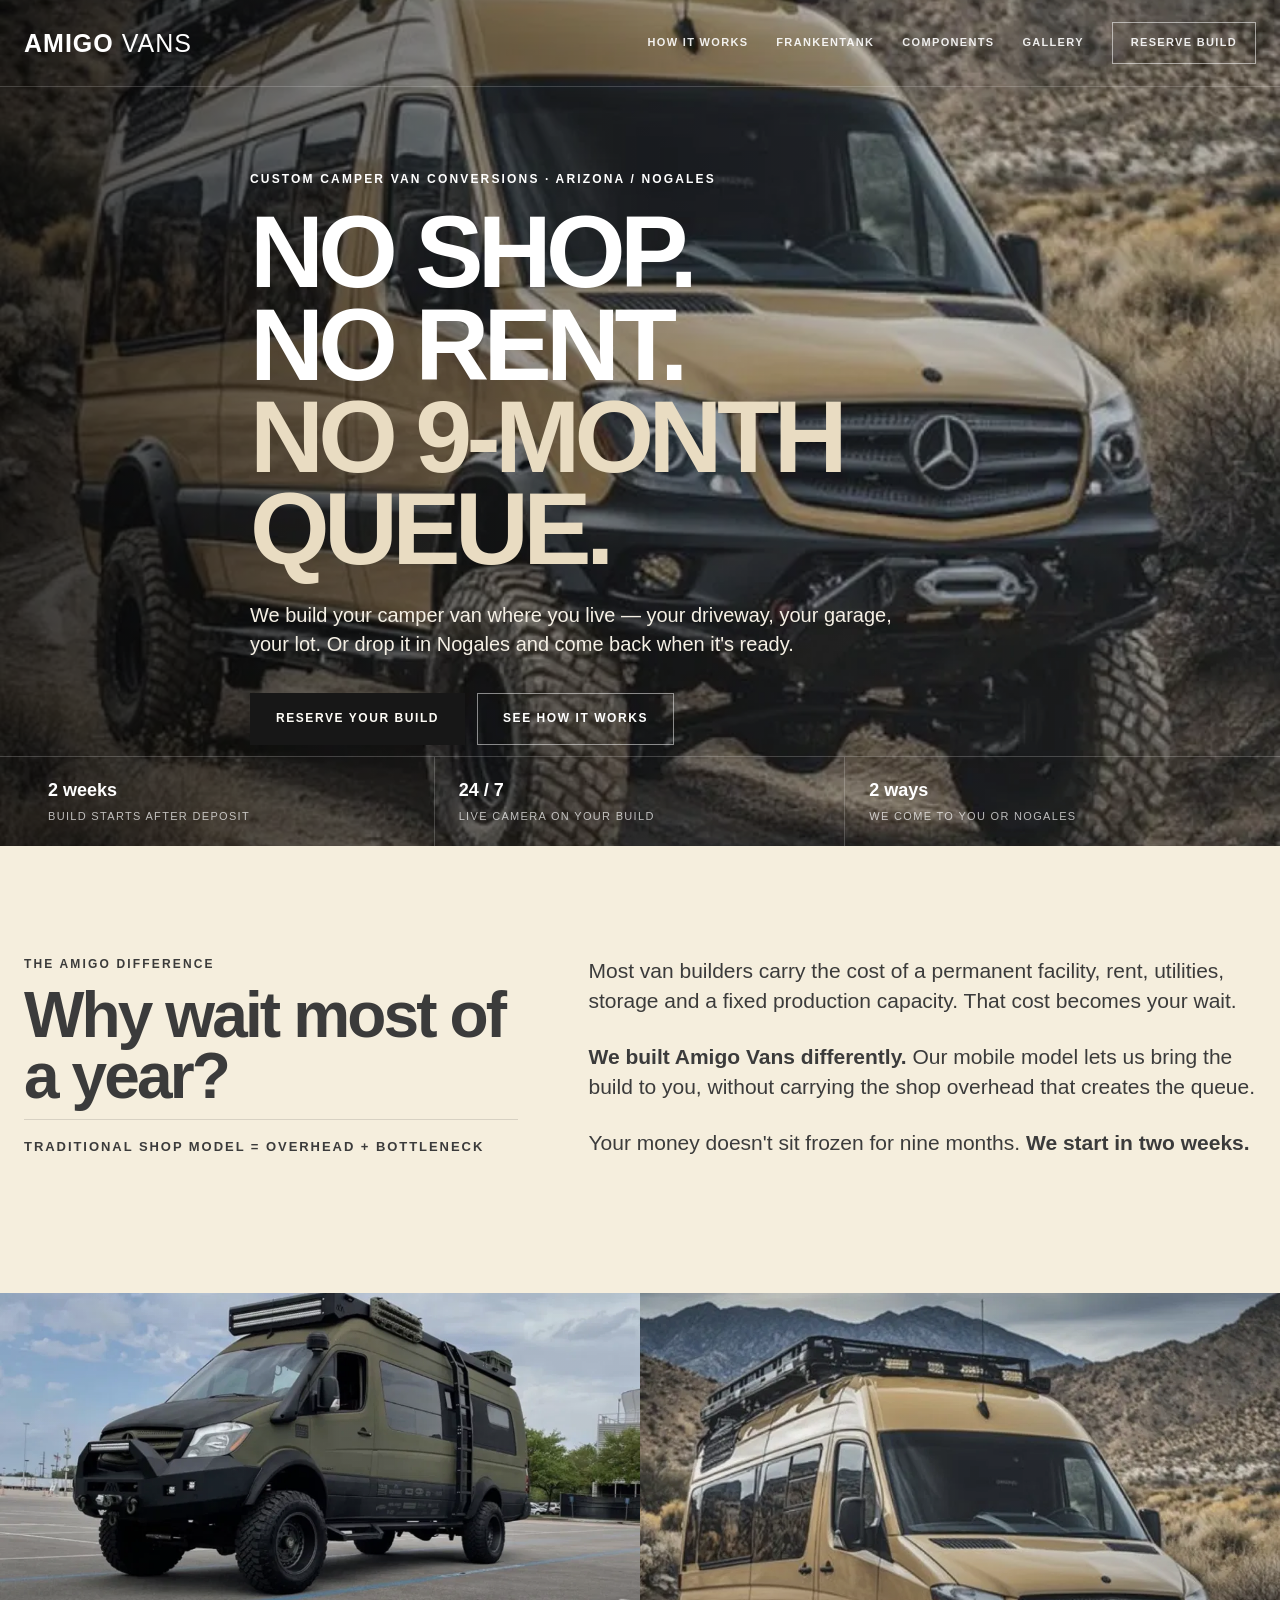
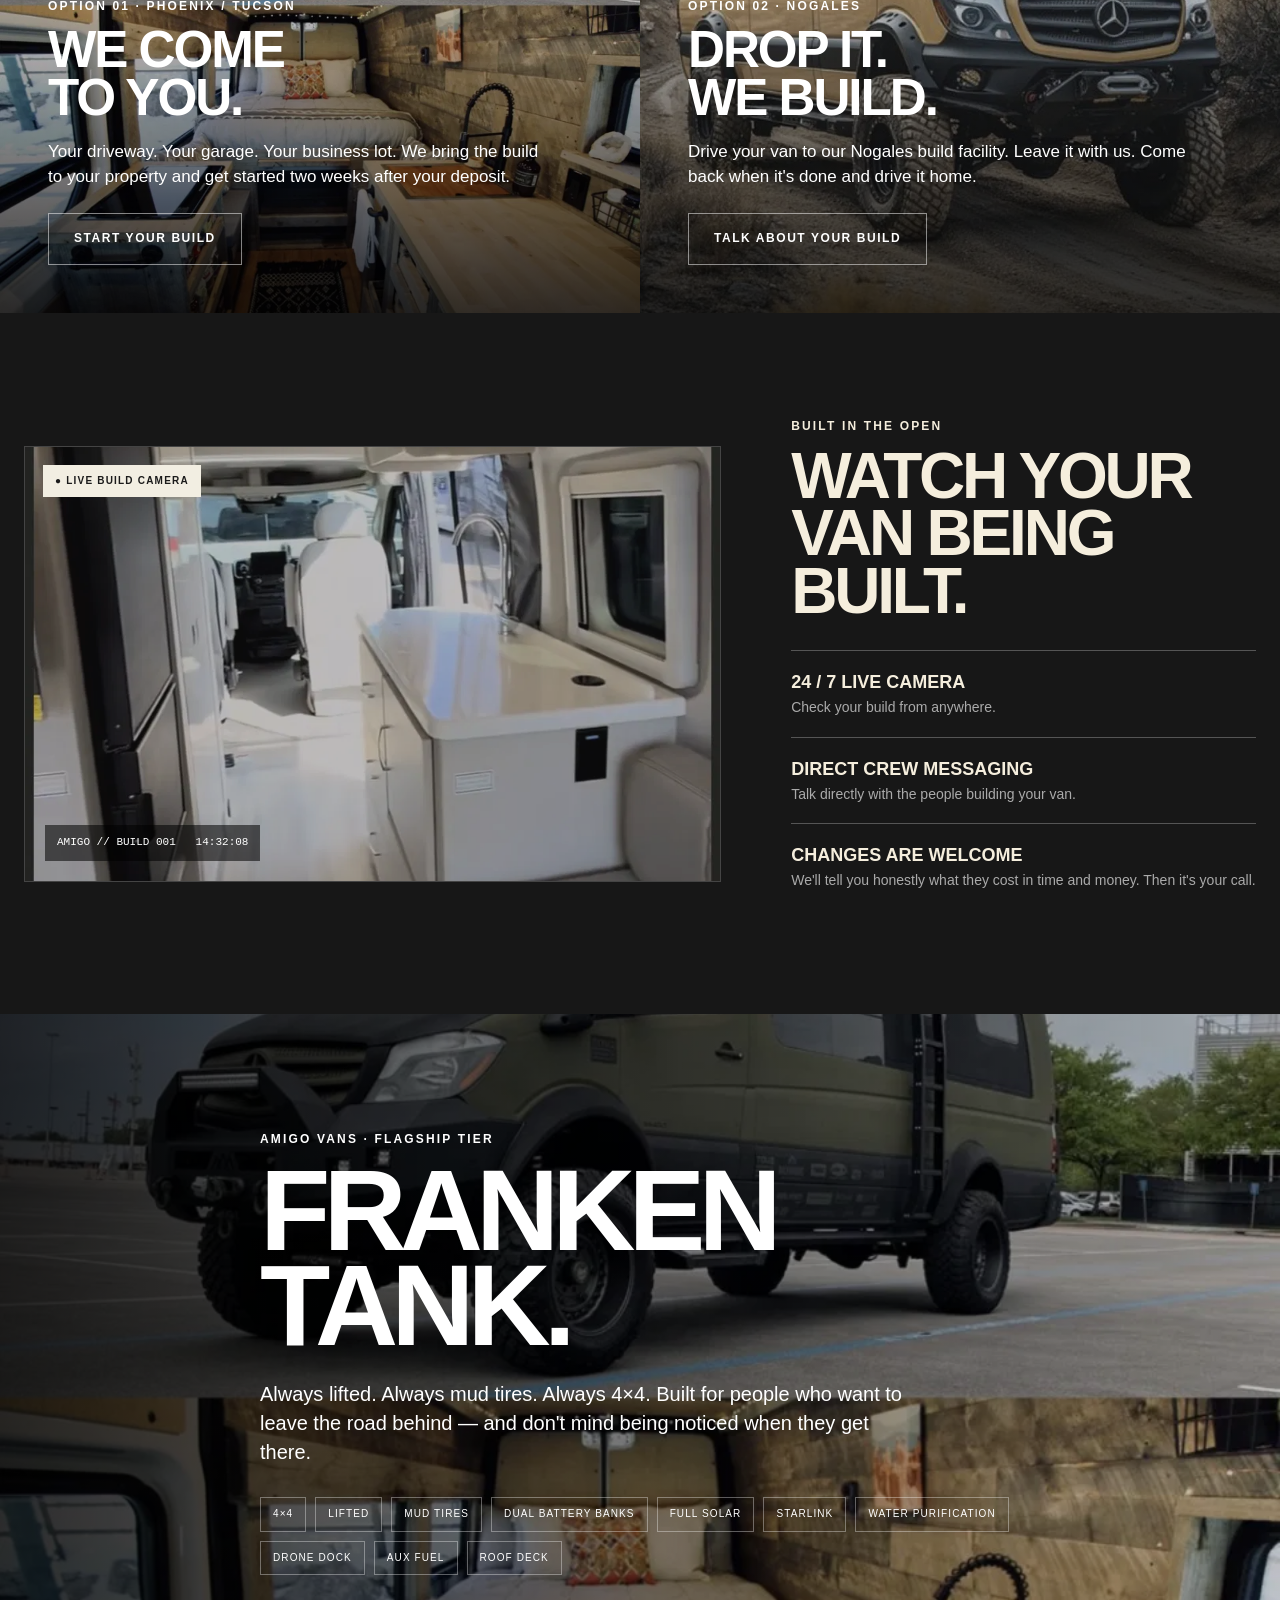
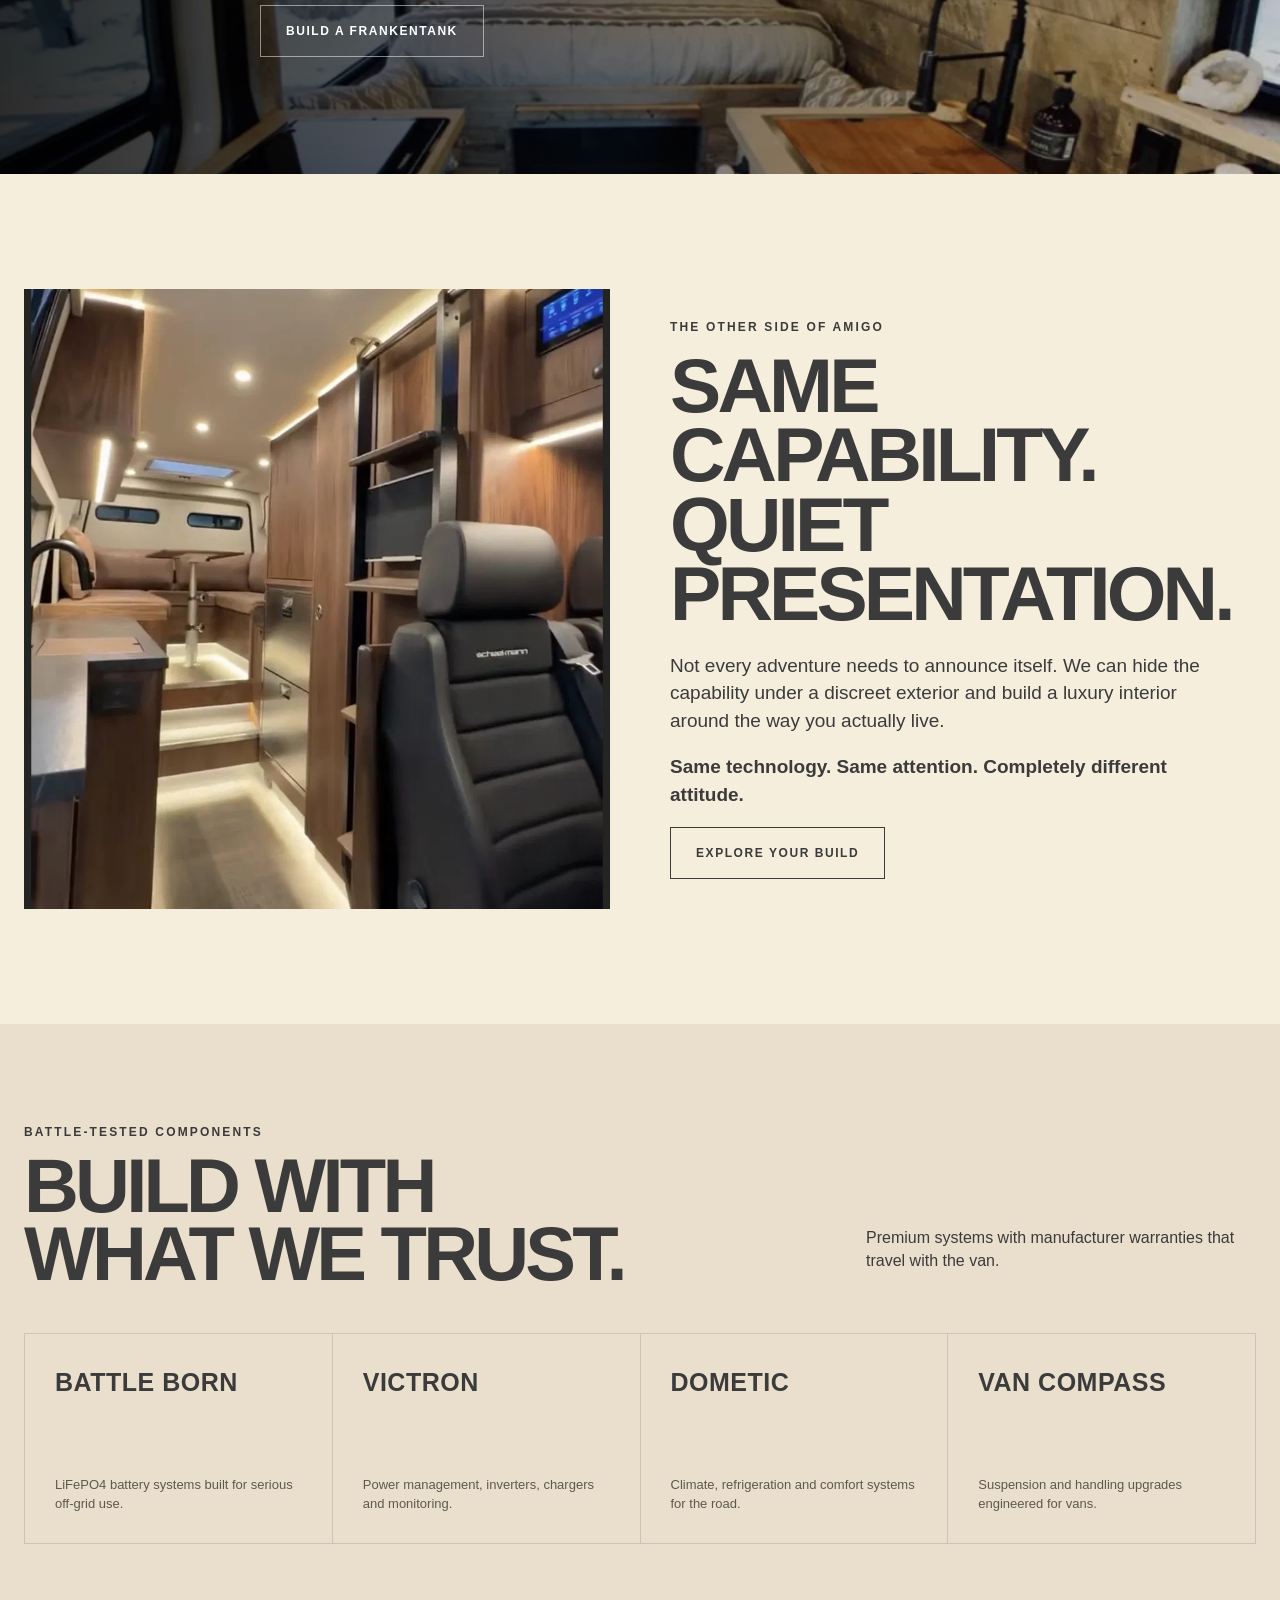
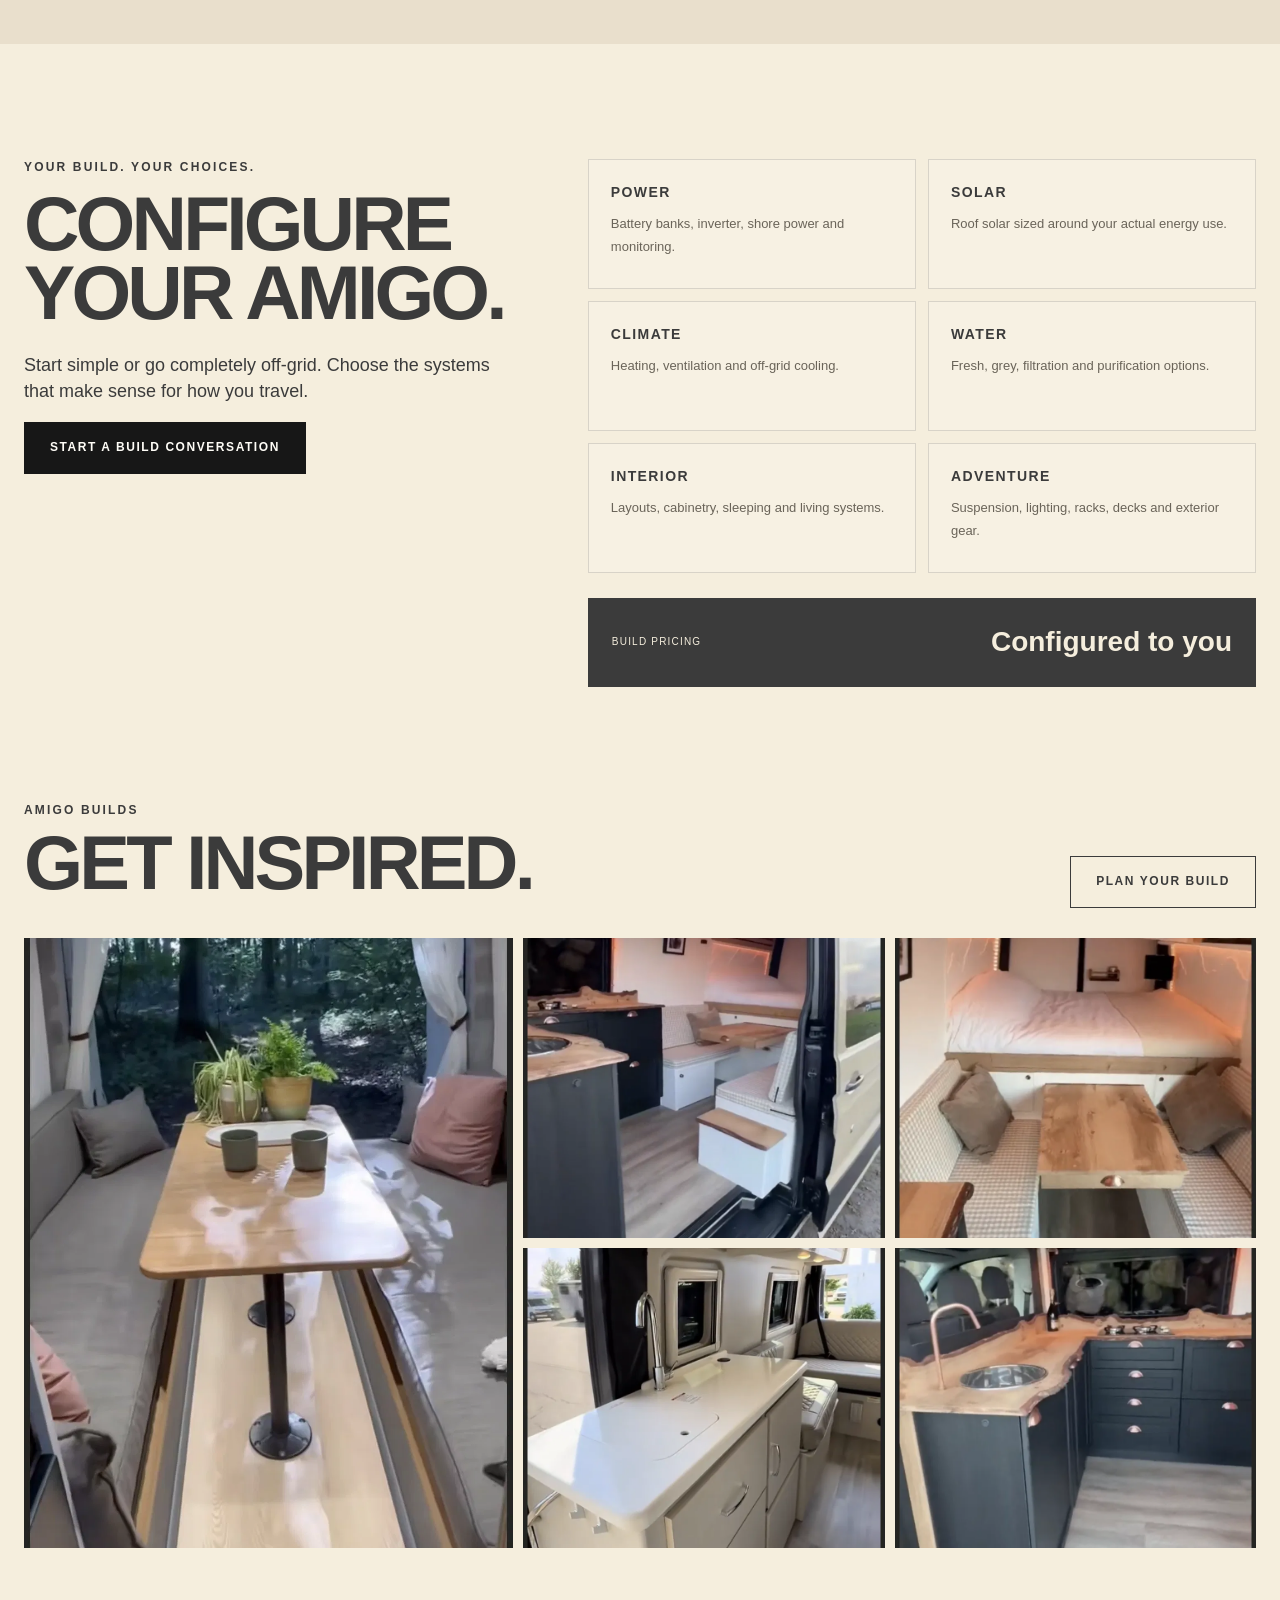
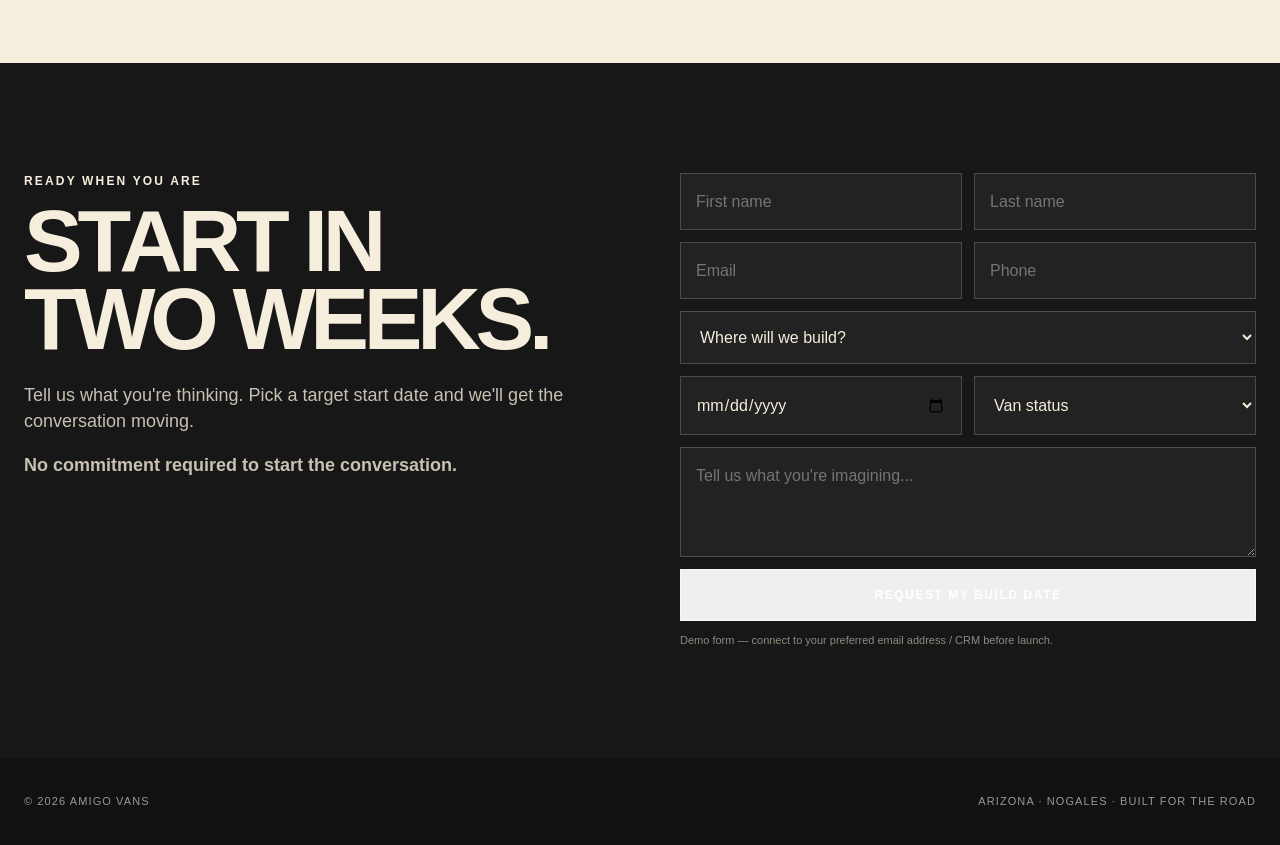
<file: html original/amigo_vans_home_v2.html>
<!DOCTYPE html>
<html lang="en">
<head>
<meta charset="UTF-8">
<meta name="viewport" content="width=device-width, initial-scale=1.0">
<title>Amigo Vans — Built Where You Live</title>
<meta name="description" content="Custom mobile camper van conversions in Phoenix, Tucson and Nogales. No shop. No rent. No nine-month queue.">
<style>
  :root{
    --cream:#F5EEDD;
    --charcoal:#3B3B3B;
    --black:#171717;
    --sand:#A58F72;
    --white:#fffdf7;
    --line:rgba(59,59,59,.16);
    --max:1240px;
  }
  *{box-sizing:border-box}
  html{scroll-behavior:smooth}
  body{
    margin:0;
    font-family:Arial, Helvetica, sans-serif;
    color:var(--charcoal);
    background:var(--cream);
    line-height:1.45;
  }
  a{text-decoration:none;color:inherit}
  img{display:block;width:100%;height:100%;object-fit:cover}
  .container{width:min(var(--max), calc(100% - 48px));margin:auto}
  .eyebrow{
    font-size:12px;letter-spacing:.18em;text-transform:uppercase;font-weight:700;
  }
  .btn{
    display:inline-flex;align-items:center;justify-content:center;
    min-height:52px;padding:0 25px;border:1px solid transparent;
    font-size:12px;letter-spacing:.13em;text-transform:uppercase;font-weight:700;
    transition:.25s ease;cursor:pointer;
  }
  .btn-dark{background:var(--black);color:var(--white)}
  .btn-dark:hover{background:var(--charcoal);transform:translateY(-2px)}
  .btn-light{border-color:rgba(255,255,255,.5);color:white}
  .btn-light:hover{background:white;color:var(--black)}
  .btn-outline{border-color:var(--charcoal)}
  .btn-outline:hover{background:var(--charcoal);color:var(--cream)}

  /* NAV */
  nav{
    position:absolute;z-index:10;top:0;left:0;width:100%;
    color:white;padding:22px 0;border-bottom:1px solid rgba(255,255,255,.18);
  }
  .nav-inner{display:flex;align-items:center;justify-content:space-between;gap:25px}
  .logo{font-size:25px;font-weight:900;letter-spacing:.04em}
  .logo span{font-weight:400}
  .nav-links{display:flex;gap:28px;align-items:center;font-size:11px;letter-spacing:.12em;text-transform:uppercase;font-weight:700}
  .nav-links a{opacity:.9}.nav-links a:hover{opacity:1}
  .nav-cta{padding:12px 18px;border:1px solid rgba(255,255,255,.6)}

  /* HERO */
  .hero{
    min-height:94vh;position:relative;display:flex;align-items:flex-end;
    color:white;overflow:hidden;background:#252525;
  }
  .hero-bg{
    position:absolute;inset:0;
    background-image:linear-gradient(90deg,rgba(0,0,0,.72),rgba(0,0,0,.18) 70%),url('assets/preview.webp');
    background-size:cover;background-position:center;
  }
  .hero-content{position:relative;z-index:2;padding:150px 0 80px;max-width:780px}
  .hero h1{font-size:clamp(52px,8vw,108px);line-height:.9;margin:18px 0 26px;letter-spacing:-.055em}
  .hero h1 em{font-style:normal;color:#e9dcc2}
  .hero-copy{font-size:20px;max-width:650px;color:#f5f0e5;margin-bottom:34px}
  .hero-actions{display:flex;gap:12px;flex-wrap:wrap}
  .hero-bottom{
    position:absolute;bottom:0;right:0;left:0;z-index:2;
    border-top:1px solid rgba(255,255,255,.2);
  }
  .hero-bottom-inner{display:grid;grid-template-columns:repeat(3,1fr)}
  .hero-stat{padding:20px 24px;border-right:1px solid rgba(255,255,255,.2)}
  .hero-stat:last-child{border:0}
  .hero-stat strong{display:block;font-size:18px}.hero-stat span{font-size:11px;opacity:.7;text-transform:uppercase;letter-spacing:.12em}

  /* INTRO */
  .intro{padding:110px 0}
  .intro-grid{display:grid;grid-template-columns:1fr 1.35fr;gap:70px;align-items:start}
  .intro h2{font-size:clamp(40px,5vw,72px);line-height:.95;letter-spacing:-.045em;margin:12px 0}
  .intro p{font-size:21px;max-width:700px;margin:0 0 25px}
  .big-number{font-size:13px;letter-spacing:.15em;text-transform:uppercase;font-weight:700;border-top:1px solid var(--line);padding-top:18px}

  /* BUILD OPTIONS */
  .split{display:grid;grid-template-columns:1fr 1fr}
  .split-card{min-height:620px;position:relative;overflow:hidden;color:white}
  .split-card img{position:absolute;inset:0}
  .split-card:after{content:"";position:absolute;inset:0;background:linear-gradient(0deg,rgba(0,0,0,.78),rgba(0,0,0,.05) 65%)}
  .split-content{position:absolute;z-index:2;left:48px;right:48px;bottom:48px}
  .split-content h3{font-size:clamp(35px,4vw,58px);line-height:.95;margin:10px 0 15px;letter-spacing:-.04em}
  .split-content p{font-size:17px;max-width:500px;margin-bottom:24px}

  /* LIVE CAMERA */
  .camera{background:var(--black);color:var(--cream);padding:105px 0}
  .camera-grid{display:grid;grid-template-columns:1.2fr .8fr;gap:70px;align-items:center}
  .camera-screen{
    aspect-ratio:16/10;background:#242424;position:relative;overflow:hidden;
    border:1px solid #444;
  }
  .camera-screen img{opacity:.7}
  .live-badge{
    position:absolute;top:18px;left:18px;background:#f2eee2;color:#1b1b1b;
    padding:9px 12px;font-size:10px;font-weight:800;letter-spacing:.12em;
  }
  .camera-overlay{
    position:absolute;left:20px;bottom:20px;font-family:monospace;font-size:11px;color:white;
    background:rgba(0,0,0,.55);padding:10px 12px;
  }
  .camera h2{font-size:clamp(42px,5vw,72px);line-height:.9;letter-spacing:-.05em;margin:12px 0 30px}
  .proof{border-top:1px solid #555;padding:18px 0}.proof strong{display:block;font-size:18px}.proof span{color:#aaa;font-size:14px}

  /* FRANKENTANK */
  .frank{position:relative;min-height:760px;color:white;display:flex;align-items:center;overflow:hidden}
  .frank-bg{position:absolute;inset:0;background-image:linear-gradient(90deg,rgba(0,0,0,.82),rgba(0,0,0,.18)),url('assets/preview (2).webp');background-size:cover;background-position:center}
  .frank-content{position:relative;z-index:2;max-width:760px;padding:100px 0}
  .frank h2{font-size:clamp(58px,9vw,118px);line-height:.82;letter-spacing:-.06em;margin:15px 0 28px}
  .specs{display:flex;flex-wrap:wrap;gap:9px;margin:30px 0}.specs span{border:1px solid rgba(255,255,255,.35);padding:9px 12px;font-size:10px;text-transform:uppercase;letter-spacing:.11em}

  /* DISCREET */
  .quiet{padding:115px 0}
  .quiet-grid{display:grid;grid-template-columns:1fr 1fr;gap:60px;align-items:center}
  .quiet-photo{height:620px}
  .quiet h2{font-size:clamp(45px,6vw,78px);line-height:.9;letter-spacing:-.05em;margin:15px 0 24px}
  .quiet p{font-size:19px;max-width:530px}

  /* COMPONENTS */
  .components{padding:100px 0;background:#e9dfcc}
  .components-head{display:flex;justify-content:space-between;gap:30px;align-items:end;margin-bottom:45px}
  .components h2{font-size:clamp(44px,6vw,76px);line-height:.9;letter-spacing:-.05em;margin:10px 0 0}
  .brand-grid{display:grid;grid-template-columns:repeat(4,1fr);border-top:1px solid var(--line);border-left:1px solid var(--line)}
  .brand{min-height:210px;border-right:1px solid var(--line);border-bottom:1px solid var(--line);padding:30px;display:flex;flex-direction:column;justify-content:space-between}
  .brand-name{font-size:25px;font-weight:900;letter-spacing:.02em}.brand p{font-size:13px;margin:0;color:#5e594f}

  /* CONFIGURATOR */
  .configure{padding:115px 0}
  .configure-grid{display:grid;grid-template-columns:.85fr 1.15fr;gap:70px}
  .configure h2{font-size:clamp(45px,6vw,78px);line-height:.9;letter-spacing:-.05em;margin:12px 0 25px}
  .options{display:grid;grid-template-columns:1fr 1fr;gap:12px}
  .option{border:1px solid var(--line);padding:22px;min-height:130px;background:rgba(255,255,255,.18)}
  .option strong{display:block;font-size:14px;text-transform:uppercase;letter-spacing:.1em;margin-bottom:8px}
  .option span{font-size:13px;color:#6a6459}
  .price-box{margin-top:25px;padding:24px;background:var(--charcoal);color:var(--cream);display:flex;justify-content:space-between;align-items:center}
  .price-box span{font-size:10px;text-transform:uppercase;letter-spacing:.12em}.price-box strong{font-size:28px}

  /* GALLERY */
  .gallery{padding:0 24px 115px}
  .gallery-head{display:flex;justify-content:space-between;align-items:end;margin:0 auto 30px;width:min(var(--max),100%)}
  .gallery h2{font-size:clamp(44px,6vw,76px);line-height:.9;letter-spacing:-.05em;margin:10px 0}
  .gallery-grid{display:grid;grid-template-columns:1.15fr .85fr .85fr;grid-template-rows:300px 300px;gap:10px;max-width:1500px;margin:auto}
  .gallery-item:first-child{grid-row:span 2}
  .gallery-item{overflow:hidden}.gallery-item img{transition:.5s}.gallery-item:hover img{transform:scale(1.04)}

  /* RESERVE */
  .reserve{background:var(--black);color:var(--cream);padding:110px 0}
  .reserve-grid{display:grid;grid-template-columns:1fr 1fr;gap:80px}
  .reserve h2{font-size:clamp(52px,7vw,88px);line-height:.88;letter-spacing:-.06em;margin:12px 0 25px}
  .reserve p{font-size:18px;color:#c8c1b2;max-width:550px}
  form{display:grid;gap:12px}
  input,select,textarea{width:100%;padding:16px 15px;background:#222;border:1px solid #4b4b4b;color:var(--cream);font:inherit}
  textarea{min-height:110px;resize:vertical}
  .form-row{display:grid;grid-template-columns:1fr 1fr;gap:12px}
  .form-note{font-size:11px;color:#8f8a7f}

  footer{padding:35px 0;background:#111;color:#999;font-size:11px;text-transform:uppercase;letter-spacing:.1em}
  .footer-inner{display:flex;justify-content:space-between;gap:20px}

  @media(max-width:850px){
    .nav-links{display:none}.container{width:min(100% - 32px,var(--max))}
    .hero{min-height:88vh}.hero-content{padding:130px 0 90px}
    .hero-bottom-inner{grid-template-columns:1fr}.hero-stat{border-right:0;border-bottom:1px solid rgba(255,255,255,.2)}
    .intro-grid,.camera-grid,.quiet-grid,.configure-grid,.reserve-grid{grid-template-columns:1fr;gap:40px}
    .split{grid-template-columns:1fr}.split-card{min-height:560px}
    .brand-grid{grid-template-columns:1fr 1fr}.components-head{display:block}
    .gallery-grid{grid-template-columns:1fr 1fr;grid-template-rows:250px 250px 250px}
    .gallery-item:first-child{grid-row:span 2}
  }
  @media(max-width:560px){
    .hero h1{font-size:58px}.hero-copy{font-size:17px}
    .hero-actions .btn{width:100%}.split-content{left:25px;right:25px;bottom:30px}
    .brand-grid,.options,.form-row{grid-template-columns:1fr}
    .gallery{padding-left:12px;padding-right:12px}.gallery-grid{grid-template-columns:1fr;grid-template-rows:300px}
    .gallery-item:first-child{grid-row:auto}
    .gallery-item{height:300px}
    .footer-inner{display:block}.footer-inner div+div{margin-top:12px}
  }
</style>
</head>
<body>

<nav>
  <div class="container nav-inner">
    <a class="logo" href="#">AMIGO <span>VANS</span></a>
    <div class="nav-links">
      <a href="#how">How It Works</a>
      <a href="#frankentank">FrankenTank</a>
      <a href="#components">Components</a>
      <a href="#gallery">Gallery</a>
      <a href="#reserve" class="nav-cta">Reserve Build</a>
    </div>
  </div>
</nav>

<header class="hero">
  <div class="hero-bg"></div>
  <div class="container hero-content">
    <div class="eyebrow">Custom Camper Van Conversions · Arizona / Nogales</div>
    <h1>NO SHOP.<br>NO RENT.<br><em>NO 9-MONTH QUEUE.</em></h1>
    <p class="hero-copy">We build your camper van where you live — your driveway, your garage, your lot. Or drop it in Nogales and come back when it's ready.</p>
    <div class="hero-actions">
      <a href="#reserve" class="btn btn-dark">Reserve Your Build</a>
      <a href="#how" class="btn btn-light">See How It Works</a>
    </div>
  </div>
  <div class="hero-bottom">
    <div class="container hero-bottom-inner">
      <div class="hero-stat"><strong>2 weeks</strong><span>Build starts after deposit</span></div>
      <div class="hero-stat"><strong>24 / 7</strong><span>Live camera on your build</span></div>
      <div class="hero-stat"><strong>2 ways</strong><span>We come to you or Nogales</span></div>
    </div>
  </div>
</header>

<section class="intro" id="how">
  <div class="container intro-grid">
    <div>
      <div class="eyebrow">The Amigo Difference</div>
      <h2>Why wait most of a year?</h2>
      <div class="big-number">Traditional shop model = overhead + bottleneck</div>
    </div>
    <div>
      <p>Most van builders carry the cost of a permanent facility, rent, utilities, storage and a fixed production capacity. That cost becomes your wait.</p>
      <p><strong>We built Amigo Vans differently.</strong> Our mobile model lets us bring the build to you, without carrying the shop overhead that creates the queue.</p>
      <p>Your money doesn't sit frozen for nine months. <strong>We start in two weeks.</strong></p>
    </div>
  </div>
</section>

<section class="split">
  <article class="split-card">
    <img src="assets/preview (2).webp" alt="Amigo Vans 4x4 camper van in the desert">
    <div class="split-content">
      <div class="eyebrow">Option 01 · Phoenix / Tucson</div>
      <h3>WE COME<br>TO YOU.</h3>
      <p>Your driveway. Your garage. Your business lot. We bring the build to your property and get started two weeks after your deposit.</p>
      <a class="btn btn-light" href="#reserve">Start Your Build</a>
    </div>
  </article>
  <article class="split-card">
    <img src="assets/preview.webp" alt="Amigo Vans camper van exterior">
    <div class="split-content">
      <div class="eyebrow">Option 02 · Nogales</div>
      <h3>DROP IT.<br>WE BUILD.</h3>
      <p>Drive your van to our Nogales build facility. Leave it with us. Come back when it's done and drive it home.</p>
      <a class="btn btn-light" href="#reserve">Talk About Your Build</a>
    </div>
  </article>
</section>

<section class="camera">
  <div class="container camera-grid">
    <div class="camera-screen">
      <img src="assets/preview (4).webp" alt="Amigo Vans interior build">
      <div class="live-badge">● LIVE BUILD CAMERA</div>
      <div class="camera-overlay">AMIGO // BUILD 001 &nbsp; 14:32:08</div>
    </div>
    <div>
      <div class="eyebrow">Built in the open</div>
      <h2>WATCH YOUR VAN BEING BUILT.</h2>
      <div class="proof"><strong>24 / 7 LIVE CAMERA</strong><span>Check your build from anywhere.</span></div>
      <div class="proof"><strong>DIRECT CREW MESSAGING</strong><span>Talk directly with the people building your van.</span></div>
      <div class="proof"><strong>CHANGES ARE WELCOME</strong><span>We'll tell you honestly what they cost in time and money. Then it's your call.</span></div>
    </div>
  </div>
</section>

<section class="frank" id="frankentank">
  <div class="frank-bg"></div>
  <div class="container frank-content">
    <div class="eyebrow">Amigo Vans · Flagship Tier</div>
    <h2>FRANKEN<br>TANK.</h2>
    <p style="font-size:20px;max-width:650px">Always lifted. Always mud tires. Always 4×4. Built for people who want to leave the road behind — and don't mind being noticed when they get there.</p>
    <div class="specs">
      <span>4×4</span><span>Lifted</span><span>Mud Tires</span><span>Dual Battery Banks</span><span>Full Solar</span><span>Starlink</span><span>Water Purification</span><span>Drone Dock</span><span>Aux Fuel</span><span>Roof Deck</span>
    </div>
    <a href="#reserve" class="btn btn-light">Build a FrankenTank</a>
  </div>
</section>

<section class="quiet">
  <div class="container quiet-grid">
    <div class="quiet-photo">
      <img src="assets/preview (1).webp" alt="Amigo Vans premium camper van interior">
    </div>
    <div>
      <div class="eyebrow">The other side of Amigo</div>
      <h2>SAME CAPABILITY.<br>QUIET PRESENTATION.</h2>
      <p>Not every adventure needs to announce itself. We can hide the capability under a discreet exterior and build a luxury interior around the way you actually live.</p>
      <p><strong>Same technology. Same attention. Completely different attitude.</strong></p>
      <a href="#configure" class="btn btn-outline">Explore Your Build</a>
    </div>
  </div>
</section>

<section class="components" id="components">
  <div class="container">
    <div class="components-head">
      <div>
        <div class="eyebrow">Battle-tested components</div>
        <h2>BUILD WITH<br>WHAT WE TRUST.</h2>
      </div>
      <p style="max-width:390px">Premium systems with manufacturer warranties that travel with the van.</p>
    </div>
    <div class="brand-grid">
      <div class="brand"><div class="brand-name">BATTLE BORN</div><p>LiFePO4 battery systems built for serious off-grid use.</p></div>
      <div class="brand"><div class="brand-name">VICTRON</div><p>Power management, inverters, chargers and monitoring.</p></div>
      <div class="brand"><div class="brand-name">DOMETIC</div><p>Climate, refrigeration and comfort systems for the road.</p></div>
      <div class="brand"><div class="brand-name">VAN COMPASS</div><p>Suspension and handling upgrades engineered for vans.</p></div>
    </div>
  </div>
</section>

<section class="configure" id="configure">
  <div class="container configure-grid">
    <div>
      <div class="eyebrow">Your build. Your choices.</div>
      <h2>CONFIGURE YOUR AMIGO.</h2>
      <p style="font-size:18px;max-width:500px">Start simple or go completely off-grid. Choose the systems that make sense for how you travel.</p>
      <a href="#reserve" class="btn btn-dark">Start a Build Conversation</a>
    </div>
    <div>
      <div class="options">
        <div class="option"><strong>Power</strong><span>Battery banks, inverter, shore power and monitoring.</span></div>
        <div class="option"><strong>Solar</strong><span>Roof solar sized around your actual energy use.</span></div>
        <div class="option"><strong>Climate</strong><span>Heating, ventilation and off-grid cooling.</span></div>
        <div class="option"><strong>Water</strong><span>Fresh, grey, filtration and purification options.</span></div>
        <div class="option"><strong>Interior</strong><span>Layouts, cabinetry, sleeping and living systems.</span></div>
        <div class="option"><strong>Adventure</strong><span>Suspension, lighting, racks, decks and exterior gear.</span></div>
      </div>
      <div class="price-box"><span>Build pricing</span><strong>Configured to you</strong></div>
    </div>
  </div>
</section>

<section class="gallery" id="gallery">
  <div class="gallery-head">
    <div><div class="eyebrow">Amigo builds</div><h2>GET INSPIRED.</h2></div>
    <a href="#reserve" class="btn btn-outline">Plan Your Build</a>
  </div>
  <div class="gallery-grid">
    <div class="gallery-item"><img src="assets/preview (8).webp" alt="Camper van adventure"></div>
    <div class="gallery-item"><img src="assets/preview (7).webp" alt="Road trip"></div>
    <div class="gallery-item"><img src="assets/preview (6).webp" alt="Mountain landscape"></div>
    <div class="gallery-item"><img src="assets/preview (3).webp" alt="Pine forest"></div>
    <div class="gallery-item"><img src="assets/preview (5).webp" alt="Mountain road"></div>
  </div>
</section>

<section class="reserve" id="reserve">
  <div class="container reserve-grid">
    <div>
      <div class="eyebrow">Ready when you are</div>
      <h2>START IN<br>TWO WEEKS.</h2>
      <p>Tell us what you're thinking. Pick a target start date and we'll get the conversation moving.</p>
      <p><strong>No commitment required to start the conversation.</strong></p>
    </div>
    <form onsubmit="event.preventDefault(); alert('Demo only — connect this form to your email/backend.');">
      <div class="form-row">
        <input type="text" placeholder="First name" required>
        <input type="text" placeholder="Last name" required>
      </div>
      <div class="form-row">
        <input type="email" placeholder="Email" required>
        <input type="tel" placeholder="Phone">
      </div>
      <select required>
        <option value="">Where will we build?</option>
        <option>Phoenix metro — my property</option>
        <option>Tucson — my property</option>
        <option>Nogales — I will drop off the van</option>
        <option>Not sure yet</option>
      </select>
      <div class="form-row">
        <input type="date" required>
        <select>
          <option value="">Van status</option>
          <option>I already have the van</option>
          <option>I'm shopping for a van</option>
          <option>I need help sourcing one</option>
        </select>
      </div>
      <textarea placeholder="Tell us what you're imagining..."></textarea>
      <button class="btn btn-light" type="submit">Request My Build Date</button>
      <div class="form-note">Demo form — connect to your preferred email address / CRM before launch.</div>
    </form>
  </div>
</section>

<footer>
  <div class="container footer-inner">
    <div>© 2026 Amigo Vans</div>
    <div>Arizona · Nogales · Built for the road</div>
  </div>
</footer>

</body>
</html>
</file>
<file: css/styles.css>
/* ==========================================================================
   AMIGO VANS — estilos del sitio
   Base editorial adaptada de la muestra del usuario (html original/amigo_vans_home_v2.html)
   Tipografía grande y condensada, paneles a sangre completa, contraste alto.
   Contenido: bilingüe EN/ES, ver amigo-vans-site-prompt.md
   ========================================================================== */

:root{
  --cream:#F5EEDD;
  --charcoal:#3B3B3B;
  --black:#171717;
  --sand:#A58F72;
  --white:#fffdf7;
  --copper:#B5651D;
  --copper-light:#D98E4A;
  --line:rgba(59,59,59,.16);
  --max:1240px;
}
*{box-sizing:border-box}
html{scroll-behavior:smooth}
body{
  margin:0;
  font-family:Arial, Helvetica, sans-serif;
  color:var(--charcoal);
  background:var(--cream);
  line-height:1.45;
}
a{text-decoration:none;color:inherit}
button{font:inherit;cursor:pointer;background:none;border:none}
img{display:block;width:100%;height:100%;object-fit:cover}
ul{list-style:none;margin:0;padding:0}
.container{width:min(var(--max), calc(100% - 48px));margin:auto}

/* ---------- Idioma ---------- */
[data-lang="en"] .lang-es{display:none}
[data-lang="es"] .lang-en{display:none}

.eyebrow{font-size:12px;letter-spacing:.18em;text-transform:uppercase;font-weight:700}

/* ---------- Botones ---------- */
.btn{
  display:inline-flex;align-items:center;justify-content:center;gap:8px;
  min-height:52px;padding:0 25px;border:1px solid transparent;
  font-size:12px;letter-spacing:.13em;text-transform:uppercase;font-weight:700;
  transition:.25s ease;cursor:pointer;white-space:nowrap;
}
.btn-dark{background:var(--black);color:var(--white)}
.btn-dark:hover{background:var(--charcoal);transform:translateY(-2px)}
.btn-copper{background:var(--copper);color:#fff}
.btn-copper:hover{background:var(--copper-light);transform:translateY(-2px)}
.btn-light{border-color:rgba(255,255,255,.5);color:white}
.btn-light:hover{background:white;color:var(--black)}
.btn-outline{border-color:var(--charcoal)}
.btn-outline:hover{background:var(--charcoal);color:var(--cream)}
.btn-block{width:100%}
.btn[disabled]{opacity:.4;pointer-events:none}

/* ---------- NAV ---------- */
.site-nav{
  position:absolute;z-index:50;top:0;left:0;width:100%;
  color:white;padding:22px 0;border-bottom:1px solid rgba(255,255,255,.18);
}
.site-nav.solid{position:fixed;background:var(--black)}
.nav-inner{display:flex;align-items:center;justify-content:space-between;gap:25px}
.logo{font-size:25px;font-weight:900;letter-spacing:.04em}
.logo span{font-weight:400}
.nav-links{display:flex;gap:24px;align-items:center;font-size:11px;letter-spacing:.12em;text-transform:uppercase;font-weight:700}
.nav-links a{opacity:.9}.nav-links a:hover{opacity:1}
.nav-cta{padding:12px 18px;border:1px solid rgba(255,255,255,.6)}
.nav-right{display:flex;align-items:center;gap:18px}

.lang-toggle{display:flex;border:1px solid rgba(255,255,255,.4);border-radius:999px;overflow:hidden;font-size:10px;font-weight:800;letter-spacing:.08em}
.lang-toggle button{padding:7px 12px;color:rgba(255,255,255,.7)}
.lang-toggle button.active{background:var(--copper);color:#fff}

.nav-toggle{display:none;flex-direction:column;gap:5px;padding:6px}
.nav-toggle span{width:22px;height:2px;background:#fff}
.mobile-nav{position:fixed;inset:0 0 0 0;z-index:60;background:var(--black);padding:90px 28px 28px;display:none;flex-direction:column;gap:20px;overflow-y:auto}
.mobile-nav.open{display:flex}
.mobile-nav a{color:var(--cream);font-size:13px;letter-spacing:.1em;text-transform:uppercase;font-weight:700;padding:12px 0;border-bottom:1px solid rgba(255,255,255,.1)}
.mobile-nav-close{position:absolute;top:22px;right:24px;color:#fff;font-size:26px}

/* ---------- HERO ---------- */
.hero{min-height:94vh;position:relative;display:flex;align-items:flex-end;color:white;overflow:hidden;background:#252525}
.hero-bg{position:absolute;inset:0;background:linear-gradient(90deg,rgba(0,0,0,.72),rgba(0,0,0,.18) 70%);}
.hero-bg img{position:absolute;inset:0;z-index:-1}
.hero-content{position:relative;z-index:2;padding:150px 0 80px;max-width:820px}
.hero h1{font-size:clamp(44px,7.5vw,96px);line-height:.92;letter-spacing:-.045em;margin:18px 0 26px}
.hero h1 em{font-style:normal;color:#e9dcc2}
.hero-copy{font-size:20px;max-width:650px;color:#f5f0e5;margin-bottom:16px}
.hero-price{font-size:16px;color:var(--sand);font-weight:700;margin-bottom:30px}
.hero-price strong{color:#fff;font-size:20px}
.hero-actions{display:flex;gap:12px;flex-wrap:wrap}
.hero-bottom{position:absolute;bottom:0;right:0;left:0;z-index:2;border-top:1px solid rgba(255,255,255,.2)}
.hero-bottom-inner{display:grid;grid-template-columns:repeat(3,1fr)}
.hero-stat{padding:20px 24px;border-right:1px solid rgba(255,255,255,.2)}
.hero-stat:last-child{border:0}
.hero-stat strong{display:block;font-size:18px}
.hero-stat span{font-size:11px;opacity:.7;text-transform:uppercase;letter-spacing:.12em}

/* ---------- Pull quote ---------- */
.pull-quote{background:var(--sand);color:var(--black);padding:56px 0}
.pull-quote blockquote{font-size:clamp(24px,3.4vw,40px);line-height:1.12;letter-spacing:-.02em;font-weight:800;max-width:920px}
.pull-quote cite{display:block;margin-top:16px;font-style:normal;font-weight:700;font-size:13px;text-transform:uppercase;letter-spacing:.1em}

/* ---------- INTRO ---------- */
.intro{padding:100px 0}
.intro-grid{display:grid;grid-template-columns:1fr 1.35fr;gap:70px;align-items:start}
.intro h2{font-size:clamp(38px,5vw,68px);line-height:.95;letter-spacing:-.045em;margin:12px 0}
.intro p{font-size:19px;max-width:700px;margin:0 0 20px}
.big-number{font-size:13px;letter-spacing:.15em;text-transform:uppercase;font-weight:700;border-top:1px solid var(--line);padding-top:18px}

/* ---------- Full-bleed statement ---------- */
.statement{position:relative;min-height:640px;color:white;display:flex;align-items:center;overflow:hidden}
.statement-bg{position:absolute;inset:0;background:linear-gradient(90deg,rgba(0,0,0,.8),rgba(0,0,0,.2))}
.statement-bg img{position:absolute;inset:0;z-index:-1}
.statement-content{position:relative;z-index:2;max-width:760px;padding:90px 0}
.statement h2{font-size:clamp(46px,7.5vw,100px);line-height:.86;letter-spacing:-.05em;margin:14px 0 24px}
.statement p{font-size:19px;max-width:620px;color:#f2ece0}
.spec-tags{display:flex;flex-wrap:wrap;gap:9px;margin:28px 0}
.spec-tags span{border:1px solid rgba(255,255,255,.35);padding:9px 12px;font-size:10px;text-transform:uppercase;letter-spacing:.11em}

/* ---------- Photo updates (estilo "cámara") ---------- */
.progress-section{background:var(--black);color:var(--cream);padding:95px 0}
.progress-grid{display:grid;grid-template-columns:1.2fr .8fr;gap:60px;align-items:center}
.progress-screen{aspect-ratio:16/10;background:#242424;position:relative;overflow:hidden;border:1px solid #444}
.progress-screen img{opacity:.85}
.progress-badge{position:absolute;top:16px;left:16px;background:var(--copper);color:#fff;padding:8px 12px;font-size:10px;font-weight:800;letter-spacing:.1em}
.progress-section h2{font-size:clamp(38px,5vw,64px);line-height:.92;letter-spacing:-.04em;margin:12px 0 26px}
.proof{border-top:1px solid #555;padding:16px 0}
.proof strong{display:block;font-size:16px;letter-spacing:.04em}
.proof span{color:#aaa;font-size:13px}

/* ---------- Two-col (quiet finish) ---------- */
.two-col-photo{padding:100px 0}
.two-col-grid{display:grid;grid-template-columns:1fr 1fr;gap:56px;align-items:center}
.two-col-photo-img{height:560px;overflow:hidden}
.two-col-photo h2{font-size:clamp(38px,5.5vw,68px);line-height:.94;letter-spacing:-.045em;margin:14px 0 22px}
.two-col-photo p{font-size:18px;max-width:520px}

/* ---------- Components / brand grid ---------- */
.components{padding:90px 0;background:#e9dfcc}
.components-head{display:flex;justify-content:space-between;gap:30px;align-items:end;margin-bottom:40px}
.components h2{font-size:clamp(38px,5.5vw,64px);line-height:.92;letter-spacing:-.045em;margin:10px 0 0}
.brand-grid{display:grid;grid-template-columns:repeat(4,1fr);border-top:1px solid var(--line);border-left:1px solid var(--line)}
.brand{min-height:190px;border-right:1px solid var(--line);border-bottom:1px solid var(--line);padding:26px;display:flex;flex-direction:column;justify-content:space-between}
.brand-name{font-size:22px;font-weight:900;letter-spacing:.02em}
.brand p{font-size:13px;margin:0;color:#5e594f}

/* ---------- Spec estándar ---------- */
.spec-block{padding:100px 0}
.spec-grid{display:grid;grid-template-columns:repeat(3,1fr);border-top:1px solid var(--line);border-left:1px solid var(--line);margin-top:36px}
.spec-cell{border-right:1px solid var(--line);border-bottom:1px solid var(--line);padding:28px}
.spec-cell h3{font-size:14px;text-transform:uppercase;letter-spacing:.1em;margin:0 0 14px}
.spec-cell li{font-size:13.5px;padding:6px 0;border-bottom:1px solid var(--line);color:var(--charcoal)}
.spec-cell li:last-child{border-bottom:0}
.spec-footnote{margin-top:26px;font-weight:800;font-size:15px}

/* ---------- Configurador ---------- */
.configure{padding:110px 0}
.configure-grid{display:grid;grid-template-columns:.85fr 1.15fr;gap:70px}
.configure h2{font-size:clamp(38px,5.5vw,68px);line-height:.92;letter-spacing:-.045em;margin:12px 0 20px}
.configure-panel{background:rgba(255,255,255,.4);border:1px solid var(--line);padding:32px}

.config-progress{display:flex;gap:8px;margin-bottom:26px}
.config-progress span{height:3px;flex:1;background:var(--line)}
.config-progress span.done{background:var(--copper)}
.config-step{display:none}
.config-step.active{display:block}
.config-step h3{font-size:13px;text-transform:uppercase;letter-spacing:.1em;margin:0 0 18px}

.chassis-grid{display:grid;grid-template-columns:1fr 1fr;gap:12px}
.chassis-btn{
  background:var(--white);border:1px solid var(--line);padding:22px 18px;text-align:left;
  font-size:16px;font-weight:800;letter-spacing:-.01em;
}
.chassis-btn:hover,.chassis-btn.selected{border-color:var(--copper);background:#fff8ee}

.option-category{margin-bottom:24px}
.option-category h4{font-size:11px;text-transform:uppercase;letter-spacing:.1em;color:var(--copper);margin:0 0 10px}
.option-list{display:flex;flex-direction:column;gap:8px}
.option-item{display:flex;align-items:flex-start;gap:10px;background:var(--white);border:1px solid var(--line);padding:12px 14px}
.option-item input{margin-top:4px}
.option-name{font-weight:700;font-size:13.5px}
.option-meta{display:flex;gap:6px;margin-top:5px;flex-wrap:wrap}
.badge{font-size:9.5px;text-transform:uppercase;letter-spacing:.06em;padding:3px 8px;font-weight:800;border:1px solid var(--line)}
.badge-stock{background:#e3ead9;border-color:#c1d3ae}
.badge-sourced{background:#f0e2cd;border-color:#dcc297}
.badge-included{background:#e6e1d2}
.badge-plus{background:#f0dcc0}
.badge-premium{background:#e6c6ab}

.summary-box{background:var(--white);border:1px solid var(--line);padding:18px 20px;margin-bottom:16px}
.summary-box h4{font-size:11px;text-transform:uppercase;letter-spacing:.1em;color:var(--charcoal);margin:0 0 10px;opacity:.6}
.summary-list li{font-size:13.5px;padding:3px 0}
.summary-range{font-size:30px;font-weight:900;letter-spacing:-.02em;margin-top:6px}
.config-nav{display:flex;justify-content:space-between;gap:12px;margin-top:20px}

/* ---------- Catálogo de opciones ---------- */
.catalog{padding:100px 0;background:#e9dfcc}
.catalog-tabs{display:flex;gap:10px;margin:30px 0}
.catalog-tab{padding:10px 18px;border:1px solid var(--charcoal);font-size:11px;text-transform:uppercase;letter-spacing:.1em;font-weight:700}
.catalog-tab.active{background:var(--black);color:#fff;border-color:var(--black)}
.catalog-panel{display:none}
.catalog-panel.active{display:block}
.catalog-group{margin-bottom:26px}
.catalog-group h4{font-size:13px;text-transform:uppercase;letter-spacing:.08em;margin:0 0 10px}
.catalog-items{display:grid;grid-template-columns:1fr 1fr;gap:8px}
.catalog-item{display:flex;align-items:center;justify-content:space-between;gap:10px;background:var(--white);border:1px solid var(--line);padding:11px 14px;font-size:13px}
.catalog-note{font-size:14px;margin-top:12px;max-width:720px}

/* ---------- Steel work ---------- */
.steel{padding:100px 0}
.steel-grid{display:grid;grid-template-columns:1fr 1fr;gap:56px;align-items:center}
.steel h2{font-size:clamp(38px,5.5vw,64px);line-height:.92;letter-spacing:-.045em;margin:12px 0 20px}
.steel p{font-size:18px;max-width:540px}
.steel-photo{height:520px;overflow:hidden}
.accuracy-note{margin-top:20px;padding:16px 18px;background:var(--white);border-left:3px solid var(--copper);font-size:14px;max-width:560px}

/* ---------- Financiamiento ---------- */
.finance{padding:100px 0;background:var(--black);color:var(--cream)}
.finance h2{color:#fff;font-size:clamp(38px,5.5vw,64px);line-height:.92;letter-spacing:-.045em;margin:12px 0 30px}
.finance-grid{display:grid;grid-template-columns:1fr 1fr;gap:24px}
.finance-card{border:1px solid rgba(245,238,221,.2);padding:26px}
.finance-card h3{font-size:16px;text-transform:uppercase;letter-spacing:.04em;margin:0 0 10px}
.finance-card p{font-size:14px;color:rgba(245,238,221,.75)}
.disclaimer-box{margin-top:24px;padding:18px 20px;border:1px solid rgba(245,238,221,.2);font-size:13px;color:rgba(245,238,221,.7)}

/* ---------- Warranty / won't-do ---------- */
.section-light{padding:100px 0}
.section-light h2{font-size:clamp(38px,5.5vw,64px);line-height:.92;letter-spacing:-.045em;margin:12px 0 30px}
.cards3{display:grid;grid-template-columns:repeat(3,1fr);gap:20px}
.card{background:var(--white);border:1px solid var(--line);padding:26px}
.card h3{font-size:15px;text-transform:uppercase;letter-spacing:.04em;margin:0 0 10px}
.card p{font-size:14px}

.wontdo-list{display:flex;flex-direction:column;gap:10px;max-width:740px}
.wontdo-list li{padding:14px 18px;background:var(--white);border-left:3px solid var(--black);font-size:15px}

/* ---------- FAQ ---------- */
.faq-list{display:flex;flex-direction:column;gap:8px}
.faq-item{background:var(--white);border:1px solid var(--line)}
.faq-q{width:100%;text-align:left;padding:18px 20px;display:flex;justify-content:space-between;align-items:center;font-weight:700;font-size:14px}
.faq-q .icon{font-size:20px;color:var(--copper);transition:.2s}
.faq-item.open .faq-q .icon{transform:rotate(45deg)}
.faq-a{max-height:0;overflow:hidden;transition:max-height .25s ease;padding:0 20px}
.faq-item.open .faq-a{max-height:400px;padding-bottom:18px}
.faq-a p{font-size:14px}

/* ---------- Gallery ---------- */
.gallery-section{padding:0 24px 110px}
.gallery-head{display:flex;justify-content:space-between;align-items:end;margin:0 auto 30px;width:min(var(--max),100%)}
.gallery-head h2{font-size:clamp(38px,5.5vw,64px);line-height:.92;letter-spacing:-.045em;margin:10px 0}
.gallery-grid{display:grid;grid-template-columns:1.15fr .85fr .85fr;grid-template-rows:290px 290px;gap:10px;max-width:1500px;margin:auto}
.gallery-item:first-child{grid-row:span 2}
.gallery-item{overflow:hidden}
.gallery-item img{transition:.5s}
.gallery-item:hover img{transform:scale(1.04)}
.gallery-note{max-width:var(--max);margin:16px auto 0;font-size:13px;font-style:italic;color:var(--sand)}

/* ---------- Coming soon ---------- */
.coming-soon{background:var(--copper);color:#fff;padding:60px 0;text-align:center}
.coming-soon h2{font-size:clamp(30px,4vw,46px);letter-spacing:-.03em;margin:8px 0 12px}

/* ---------- Reserve / CTA final ---------- */
.reserve{background:var(--black);color:var(--cream);padding:100px 0}
.reserve-grid{display:grid;grid-template-columns:1fr 1fr;gap:70px;align-items:center}
.reserve h2{font-size:clamp(42px,6.5vw,80px);line-height:.88;letter-spacing:-.055em;margin:12px 0 22px}
.reserve p{font-size:17px;color:#c8c1b2;max-width:520px;margin-bottom:12px}
.reserve-actions{display:flex;gap:12px;flex-wrap:wrap;margin-top:18px}

/* ---------- Footer ---------- */
footer.site-footer{padding:35px 0;background:#111;color:#999;font-size:11px;text-transform:uppercase;letter-spacing:.1em}
.footer-inner{display:flex;justify-content:space-between;gap:20px;flex-wrap:wrap;align-items:center}
.footer-inner a{opacity:.85}
.footer-inner a:hover{opacity:1}
.footer-legal{width:100%;margin-top:14px;padding-top:14px;border-top:1px solid rgba(255,255,255,.1);font-size:10px;text-transform:none;letter-spacing:normal;color:#777}

/* ---------- WhatsApp flotante ---------- */
.whatsapp-float{
  position:fixed;bottom:18px;right:18px;z-index:200;
  width:56px;height:56px;border-radius:50%;background:#25D366;
  display:flex;align-items:center;justify-content:center;box-shadow:0 8px 20px rgba(0,0,0,.3);
}
.whatsapp-float svg{width:28px;height:28px}

/* ---------- Responsive ---------- */
@media(max-width:900px){
  .nav-links{display:none}
  .nav-toggle{display:flex}
  .intro-grid,.progress-grid,.two-col-grid,.configure-grid,.reserve-grid,.steel-grid{grid-template-columns:1fr;gap:36px}
  .brand-grid{grid-template-columns:1fr 1fr}
  .components-head{display:block}
  .spec-grid{grid-template-columns:1fr 1fr}
  .cards3{grid-template-columns:1fr}
  .finance-grid{grid-template-columns:1fr}
  .catalog-items{grid-template-columns:1fr}
  .gallery-grid{grid-template-columns:1fr 1fr;grid-template-rows:230px 230px 230px}
  .gallery-item:first-child{grid-row:span 2}
  .chassis-grid{grid-template-columns:1fr}
}
@media(max-width:560px){
  .hero h1{font-size:46px}
  .hero-copy{font-size:16px}
  .hero-actions .btn{width:100%}
  .hero-bottom-inner{grid-template-columns:1fr}
  .hero-stat{border-right:0;border-bottom:1px solid rgba(255,255,255,.2)}
  .spec-grid{grid-template-columns:1fr}
  .gallery-section{padding-left:12px;padding-right:12px}
  .gallery-grid{grid-template-columns:1fr;grid-template-rows:260px}
  .gallery-item:first-child{grid-row:auto}
  .gallery-item{height:260px}
  .footer-inner{display:block}
  .footer-inner div+div{margin-top:10px}
}
</file>
